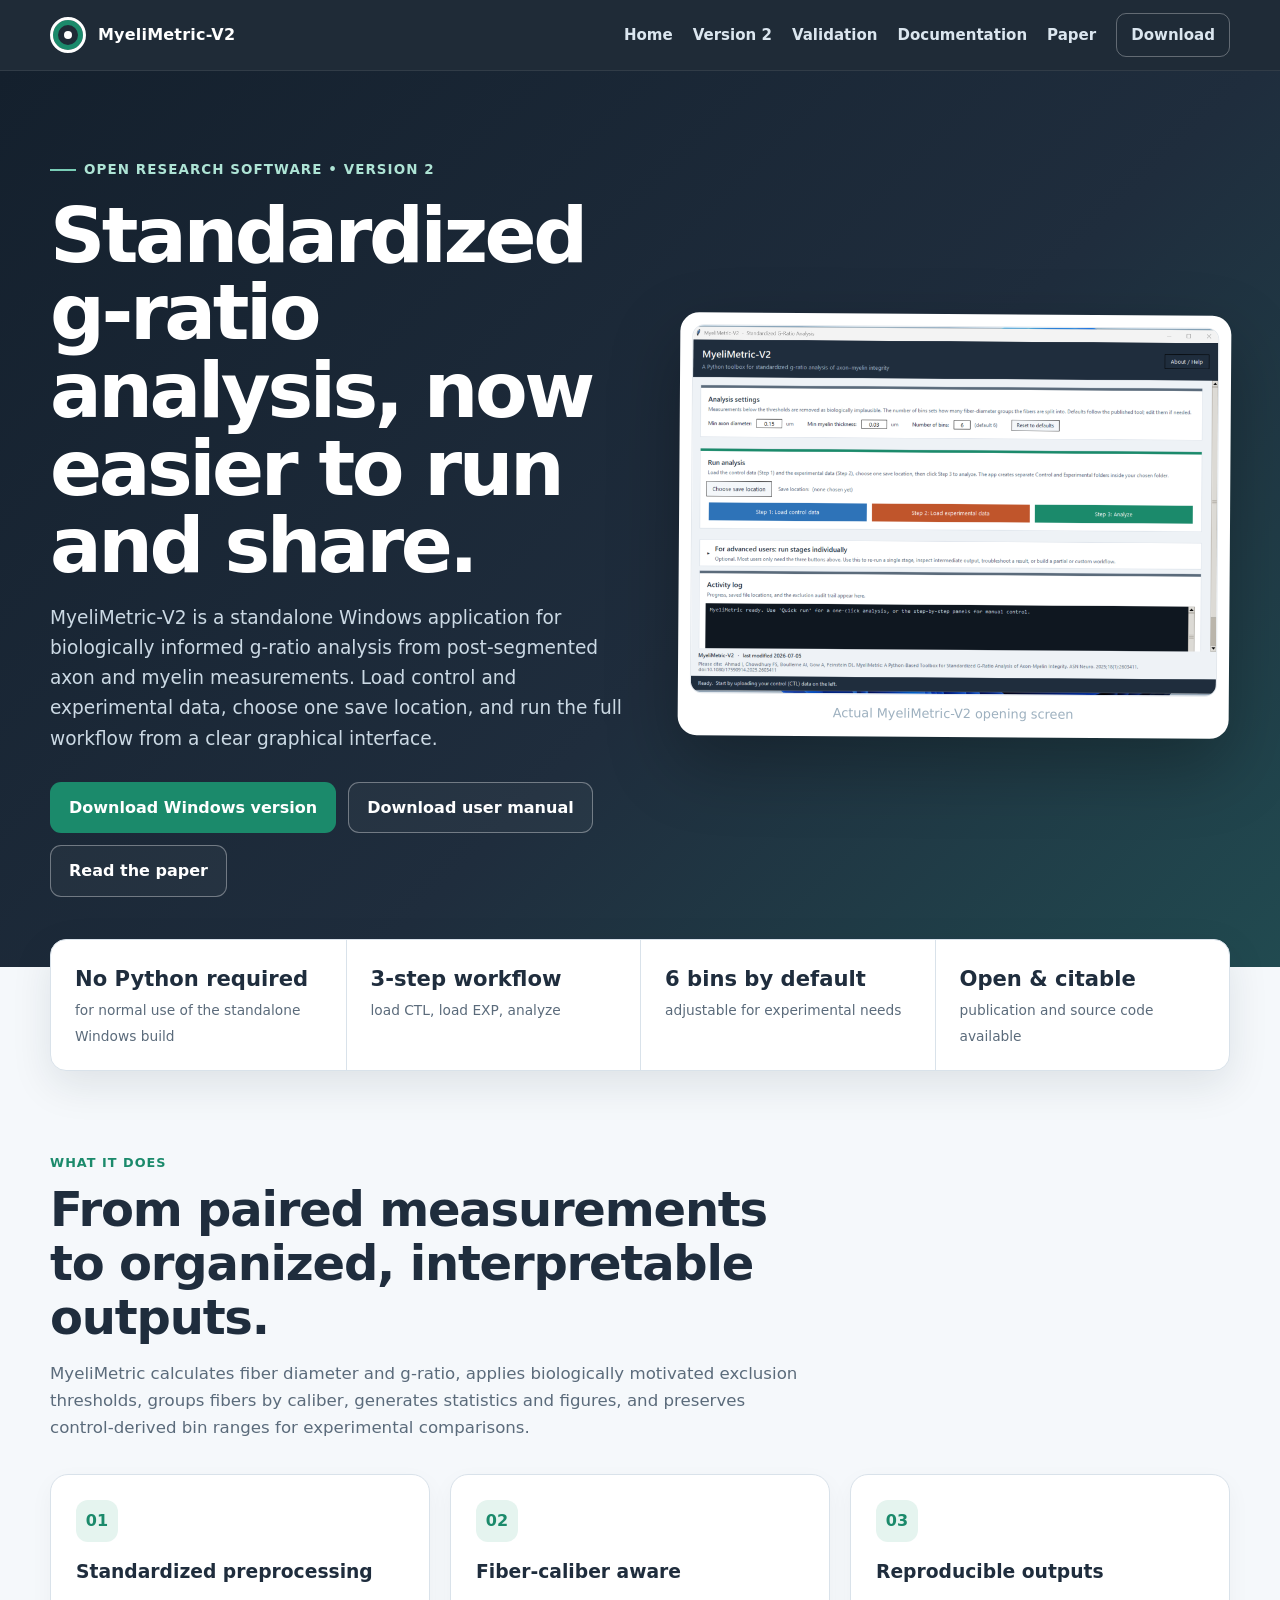
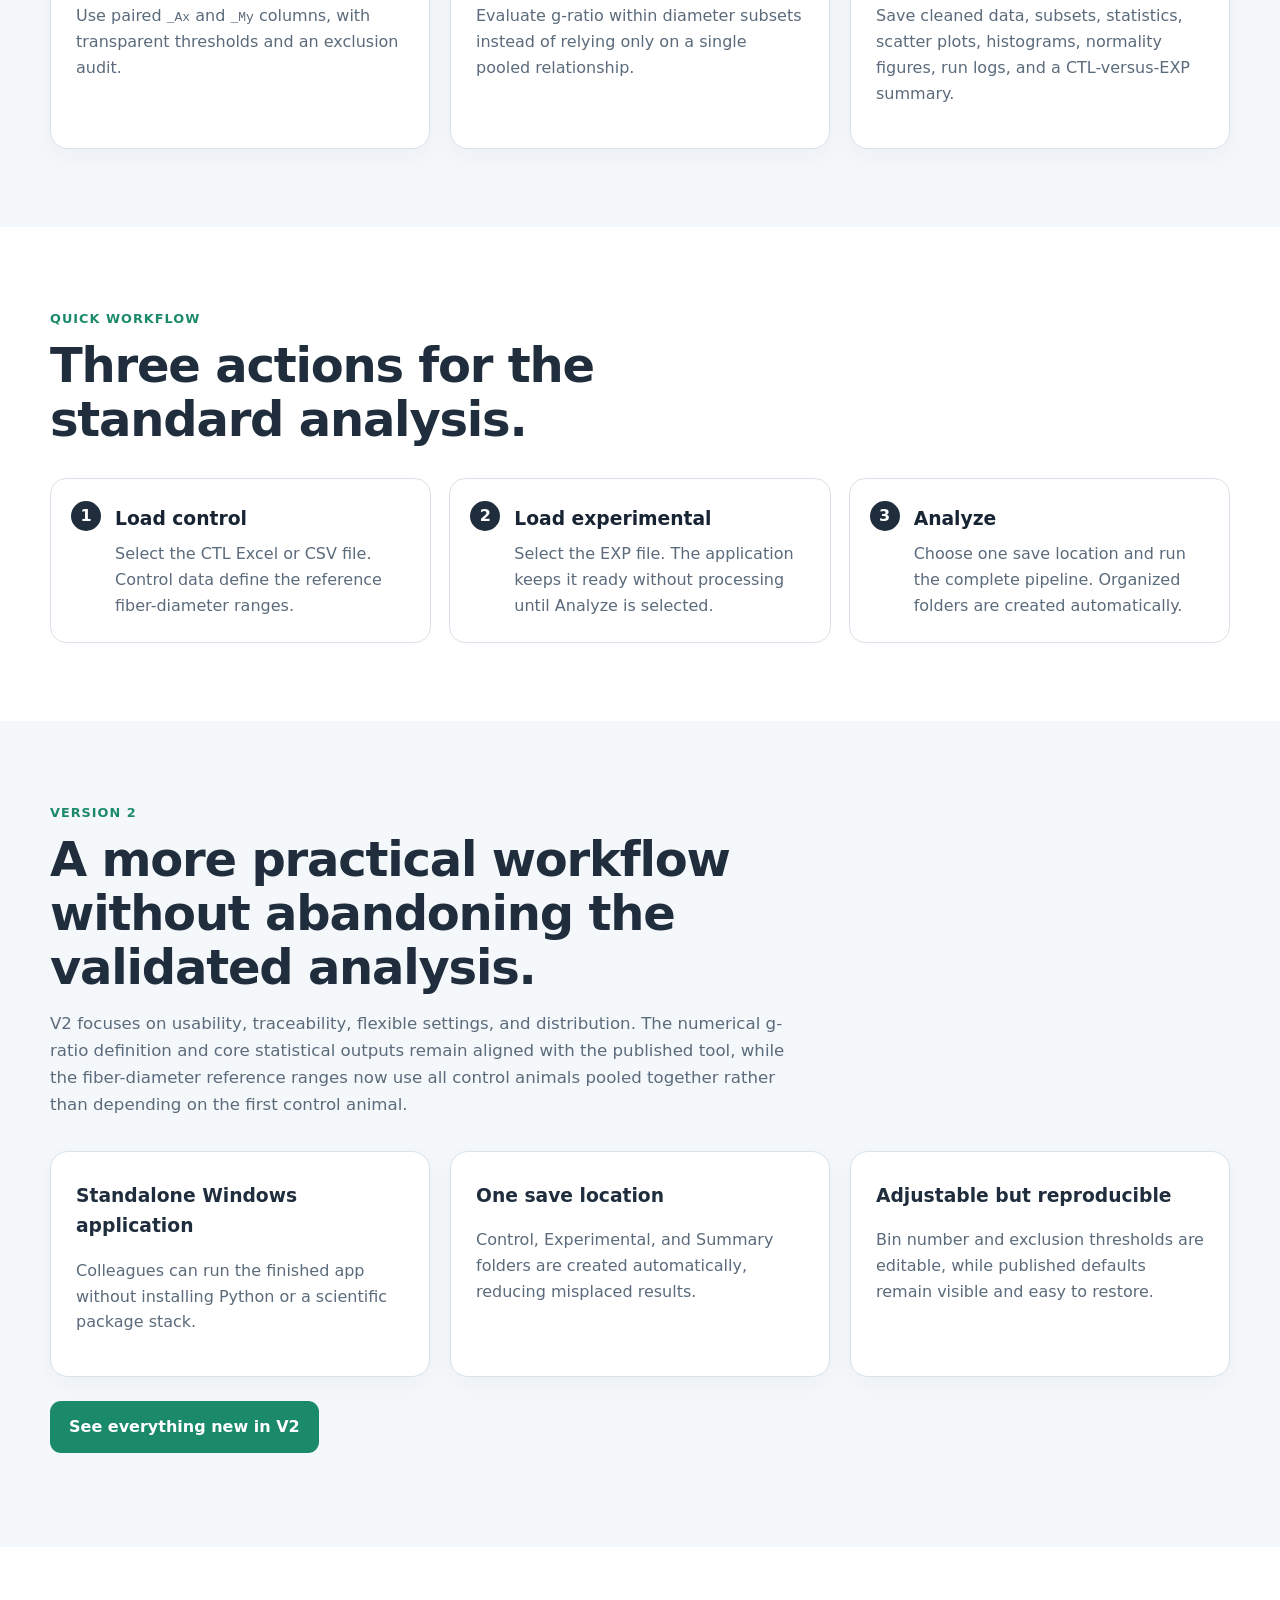
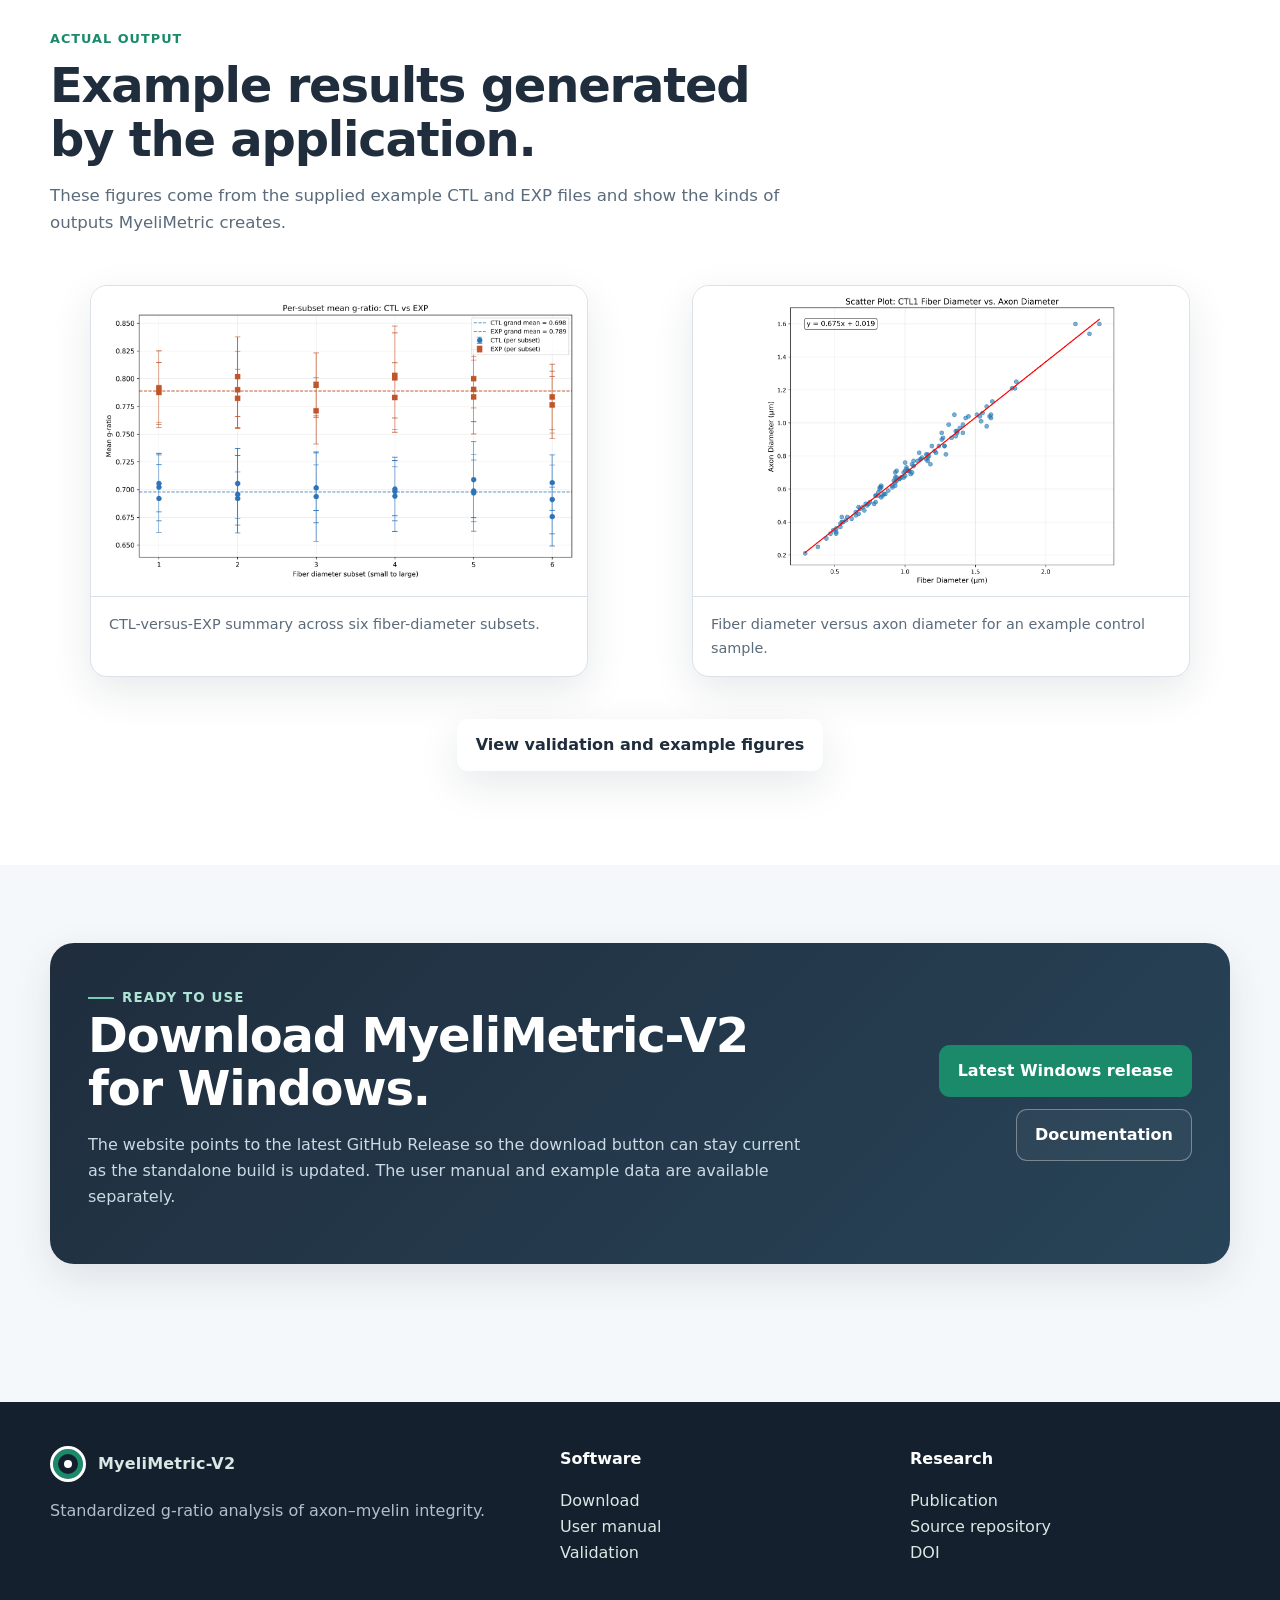
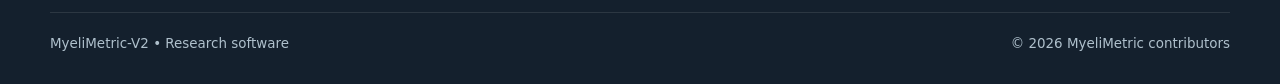
<file: index.html>
<!doctype html><html lang="en"><head><meta charset="utf-8"><meta name="viewport" content="width=device-width,initial-scale=1"><title>Home | MyeliMetric-V2</title><meta name="description" content="MyeliMetric-V2 standalone Windows application for standardized g-ratio analysis of axon-myelin integrity."><meta name="theme-color" content="#1f2d3d"><meta property="og:title" content="Home | MyeliMetric-V2"><meta property="og:description" content="MyeliMetric-V2 standalone Windows application for standardized g-ratio analysis of axon-myelin integrity."><meta property="og:type" content="website"><meta property="og:image" content="assets/app-main.png"><link rel="stylesheet" href="styles.css"></head><body><header class="site-header"><div class="container nav"><a class="brand" href="index.html"><span class="brand-mark" aria-hidden="true"></span><span>MyeliMetric-V2</span></a><button class="menu-btn" aria-label="Open navigation" aria-expanded="false">☰</button><nav class="nav-links" aria-label="Primary"><a href="index.html">Home</a><a href="v2.html">Version 2</a><a href="validation.html">Validation</a><a href="docs.html">Documentation</a><a href="paper.html">Paper</a><a class="nav-cta" href="download.html">Download</a></nav></div></header>
<main>
<section class="hero"><div class="container hero-grid"><div><span class="eyebrow">Open research software • Version 2</span><h1>Standardized g-ratio analysis, now easier to run and share.</h1><p class="lead">MyeliMetric-V2 is a standalone Windows application for biologically informed g-ratio analysis from post-segmented axon and myelin measurements. Load control and experimental data, choose one save location, and run the full workflow from a clear graphical interface.</p><div class="hero-actions"><a class="btn btn-primary" href="https://github.com/Intakhar-Ahmad/NeuroMyelin-G-Ratio-Analysis-Toolkit/releases/latest">Download Windows version</a><a class="btn btn-secondary" href="docs/MyeliMetric-V2_User_Manual.docx">Download user manual</a><a class="btn btn-secondary" href="paper.html">Read the paper</a></div></div><div><div class="hero-card"><img src="assets/app-main.png" alt="MyeliMetric-V2 application interface when first opened"><div class="hero-note">Actual MyeliMetric-V2 opening screen</div></div></div></div></section>
<div class="container stats-band"><div class="stats"><div class="stat"><strong>No Python required</strong><span>for normal use of the standalone Windows build</span></div><div class="stat"><strong>3-step workflow</strong><span>load CTL, load EXP, analyze</span></div><div class="stat"><strong>6 bins by default</strong><span>adjustable for experimental needs</span></div><div class="stat"><strong>Open & citable</strong><span>publication and source code available</span></div></div></div>
<section class="section"><div class="container"><div class="section-head"><span class="kicker">What it does</span><h2>From paired measurements to organized, interpretable outputs.</h2><p>MyeliMetric calculates fiber diameter and g-ratio, applies biologically motivated exclusion thresholds, groups fibers by caliber, generates statistics and figures, and preserves control-derived bin ranges for experimental comparisons.</p></div><div class="grid-3"><div class="card"><div class="icon">01</div><h3>Standardized preprocessing</h3><p>Use paired <code>_Ax</code> and <code>_My</code> columns, with transparent thresholds and an exclusion audit.</p></div><div class="card"><div class="icon">02</div><h3>Fiber-caliber aware</h3><p>Evaluate g-ratio within diameter subsets instead of relying only on a single pooled relationship.</p></div><div class="card"><div class="icon">03</div><h3>Reproducible outputs</h3><p>Save cleaned data, subsets, statistics, scatter plots, histograms, normality figures, run logs, and a CTL-versus-EXP summary.</p></div></div></div></section>
<section class="section alt"><div class="container"><div class="section-head"><span class="kicker">Quick workflow</span><h2>Three actions for the standard analysis.</h2></div><div class="workflow"><div class="step"><h3>Load control</h3><p>Select the CTL Excel or CSV file. Control data define the reference fiber-diameter ranges.</p></div><div class="step"><h3>Load experimental</h3><p>Select the EXP file. The application keeps it ready without processing until Analyze is selected.</p></div><div class="step"><h3>Analyze</h3><p>Choose one save location and run the complete pipeline. Organized folders are created automatically.</p></div></div></div></section>
<section class="section"><div class="container"><div class="section-head"><span class="kicker">Version 2</span><h2>A more practical workflow without abandoning the validated analysis.</h2><p>V2 focuses on usability, traceability, flexible settings, and distribution. The numerical g-ratio definition and core statistical outputs remain aligned with the published tool, while the fiber-diameter reference ranges now use all control animals pooled together rather than depending on the first control animal.</p></div><div class="grid-3"><div class="card"><h3>Standalone Windows application</h3><p>Colleagues can run the finished app without installing Python or a scientific package stack.</p></div><div class="card"><h3>One save location</h3><p>Control, Experimental, and Summary folders are created automatically, reducing misplaced results.</p></div><div class="card"><h3>Adjustable but reproducible</h3><p>Bin number and exclusion thresholds are editable, while published defaults remain visible and easy to restore.</p></div></div><p style="margin-top:24px"><a class="btn btn-primary" href="v2.html">See everything new in V2</a></p></div></section>
<section class="section alt"><div class="container"><div class="section-head"><span class="kicker">Actual output</span><h2>Example results generated by the application.</h2><p>These figures come from the supplied example CTL and EXP files and show the kinds of outputs MyeliMetric creates.</p></div><div class="grid-2"><figure class="figure-card"><img src="assets/example-summary.png" alt="Control versus experimental per-subset mean g-ratio output"><figcaption>CTL-versus-EXP summary across six fiber-diameter subsets.</figcaption></figure><figure class="figure-card"><img src="assets/scatter-ctl1.png" alt="Example MyeliMetric CTL scatter plot"><figcaption>Fiber diameter versus axon diameter for an example control sample.</figcaption></figure></div><p class="center" style="margin-top:26px"><a class="btn btn-light" href="validation.html">View validation and example figures</a></p></div></section>
<section class="section"><div class="container"><div class="download-panel"><div><span class="eyebrow">Ready to use</span><h2>Download MyeliMetric-V2 for Windows.</h2><p>The website points to the latest GitHub Release so the download button can stay current as the standalone build is updated. The user manual and example data are available separately.</p></div><div class="download-actions"><a class="btn btn-primary" href="https://github.com/Intakhar-Ahmad/NeuroMyelin-G-Ratio-Analysis-Toolkit/releases/latest">Latest Windows release</a><a class="btn btn-secondary" href="docs.html">Documentation</a></div></div></div></section>
</main><footer class="site-footer"><div class="container"><div class="footer-grid"><div><a class="brand" href="index.html"><span class="brand-mark" aria-hidden="true"></span><span>MyeliMetric-V2</span></a><p>Standardized g-ratio analysis of axon–myelin integrity.</p></div><div><h4>Software</h4><p><a href="download.html">Download</a><br><a href="docs.html">User manual</a><br><a href="validation.html">Validation</a></p></div><div><h4>Research</h4><p><a href="paper.html">Publication</a><br><a href="https://github.com/Intakhar-Ahmad/NeuroMyelin-G-Ratio-Analysis-Toolkit">Source repository</a><br><a href="https://doi.org/10.1080/17590914.2025.2603411">DOI</a></p></div></div><div class="footer-bottom"><span>MyeliMetric-V2 • Research software</span><span>© 2026 MyeliMetric contributors</span></div></div></footer><script src="script.js"></script></body></html>
</file>
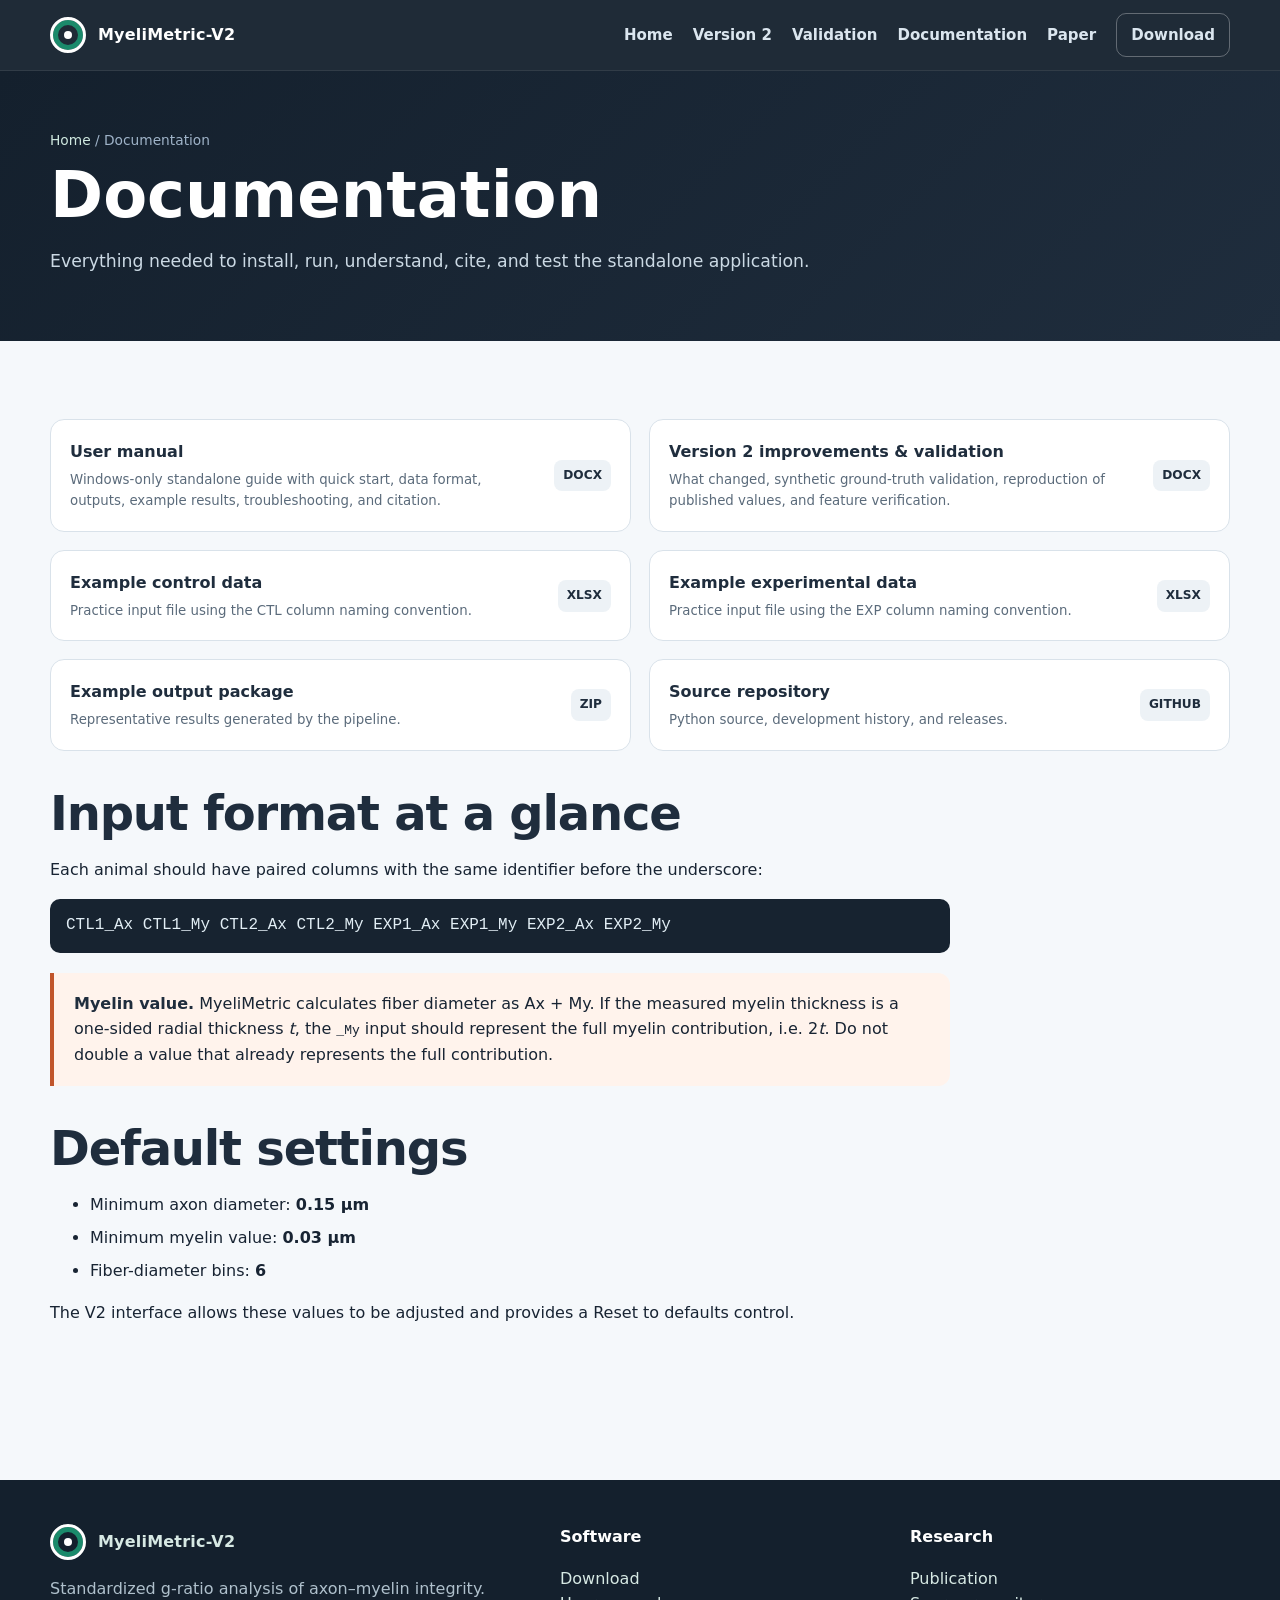
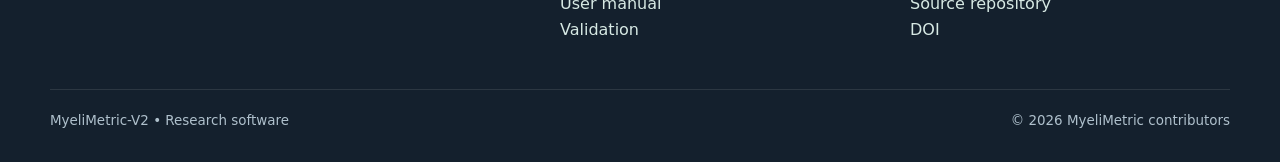
<file: docs.html>
<!doctype html><html lang="en"><head><meta charset="utf-8"><meta name="viewport" content="width=device-width,initial-scale=1"><title>Documentation | MyeliMetric-V2</title><meta name="description" content="MyeliMetric-V2 user manual, example data, validation document, and source links."><meta name="theme-color" content="#1f2d3d"><meta property="og:title" content="Documentation | MyeliMetric-V2"><meta property="og:description" content="MyeliMetric-V2 user manual, example data, validation document, and source links."><meta property="og:type" content="website"><meta property="og:image" content="assets/app-main.png"><link rel="stylesheet" href="styles.css"></head><body><header class="site-header"><div class="container nav"><a class="brand" href="index.html"><span class="brand-mark" aria-hidden="true"></span><span>MyeliMetric-V2</span></a><button class="menu-btn" aria-label="Open navigation" aria-expanded="false">☰</button><nav class="nav-links" aria-label="Primary"><a href="index.html">Home</a><a href="v2.html">Version 2</a><a href="validation.html">Validation</a><a href="docs.html">Documentation</a><a href="paper.html">Paper</a><a class="nav-cta" href="download.html">Download</a></nav></div></header><main><section class="page-hero"><div class="container"><div class="breadcrumbs"><a href="index.html">Home</a> / Documentation</div><h1>Documentation</h1><p>Everything needed to install, run, understand, cite, and test the standalone application.</p></div></section><section class="section"><div class="container"><div class="docs-list"><a class="doc-link" href="docs/MyeliMetric-V2_User_Manual.docx"><span><strong>User manual</strong><small>Windows-only standalone guide with quick start, data format, outputs, example results, troubleshooting, and citation.</small></span><span class="filetag">DOCX</span></a><a class="doc-link" href="docs/MyeliMetric-V2_Improvements_and_Validation.docx"><span><strong>Version 2 improvements & validation</strong><small>What changed, synthetic ground-truth validation, reproduction of published values, and feature verification.</small></span><span class="filetag">DOCX</span></a><a class="doc-link" href="examples/Example_CTL.xlsx"><span><strong>Example control data</strong><small>Practice input file using the CTL column naming convention.</small></span><span class="filetag">XLSX</span></a><a class="doc-link" href="examples/Example_EXP.xlsx"><span><strong>Example experimental data</strong><small>Practice input file using the EXP column naming convention.</small></span><span class="filetag">XLSX</span></a><a class="doc-link" href="examples/MyeliMetric_Example_Output.zip"><span><strong>Example output package</strong><small>Representative results generated by the pipeline.</small></span><span class="filetag">ZIP</span></a><a class="doc-link" href="https://github.com/Intakhar-Ahmad/NeuroMyelin-G-Ratio-Analysis-Toolkit"><span><strong>Source repository</strong><small>Python source, development history, and releases.</small></span><span class="filetag">GITHUB</span></a></div><div class="prose"><h2>Input format at a glance</h2><p>Each animal should have paired columns with the same identifier before the underscore:</p><div class="code">CTL1_Ax    CTL1_My    CTL2_Ax    CTL2_My
EXP1_Ax    EXP1_My    EXP2_Ax    EXP2_My</div><div class="callout warning" style="margin-top:20px"><strong>Myelin value.</strong> MyeliMetric calculates fiber diameter as Ax + My. If the measured myelin thickness is a one-sided radial thickness <em>t</em>, the <code>_My</code> input should represent the full myelin contribution, i.e. 2<em>t</em>. Do not double a value that already represents the full contribution.</div><h2>Default settings</h2><ul><li>Minimum axon diameter: <strong>0.15 µm</strong></li><li>Minimum myelin value: <strong>0.03 µm</strong></li><li>Fiber-diameter bins: <strong>6</strong></li></ul><p>The V2 interface allows these values to be adjusted and provides a Reset to defaults control.</p></div></div></section></main><footer class="site-footer"><div class="container"><div class="footer-grid"><div><a class="brand" href="index.html"><span class="brand-mark" aria-hidden="true"></span><span>MyeliMetric-V2</span></a><p>Standardized g-ratio analysis of axon–myelin integrity.</p></div><div><h4>Software</h4><p><a href="download.html">Download</a><br><a href="docs.html">User manual</a><br><a href="validation.html">Validation</a></p></div><div><h4>Research</h4><p><a href="paper.html">Publication</a><br><a href="https://github.com/Intakhar-Ahmad/NeuroMyelin-G-Ratio-Analysis-Toolkit">Source repository</a><br><a href="https://doi.org/10.1080/17590914.2025.2603411">DOI</a></p></div></div><div class="footer-bottom"><span>MyeliMetric-V2 • Research software</span><span>© 2026 MyeliMetric contributors</span></div></div></footer><script src="script.js"></script></body></html>
</file>
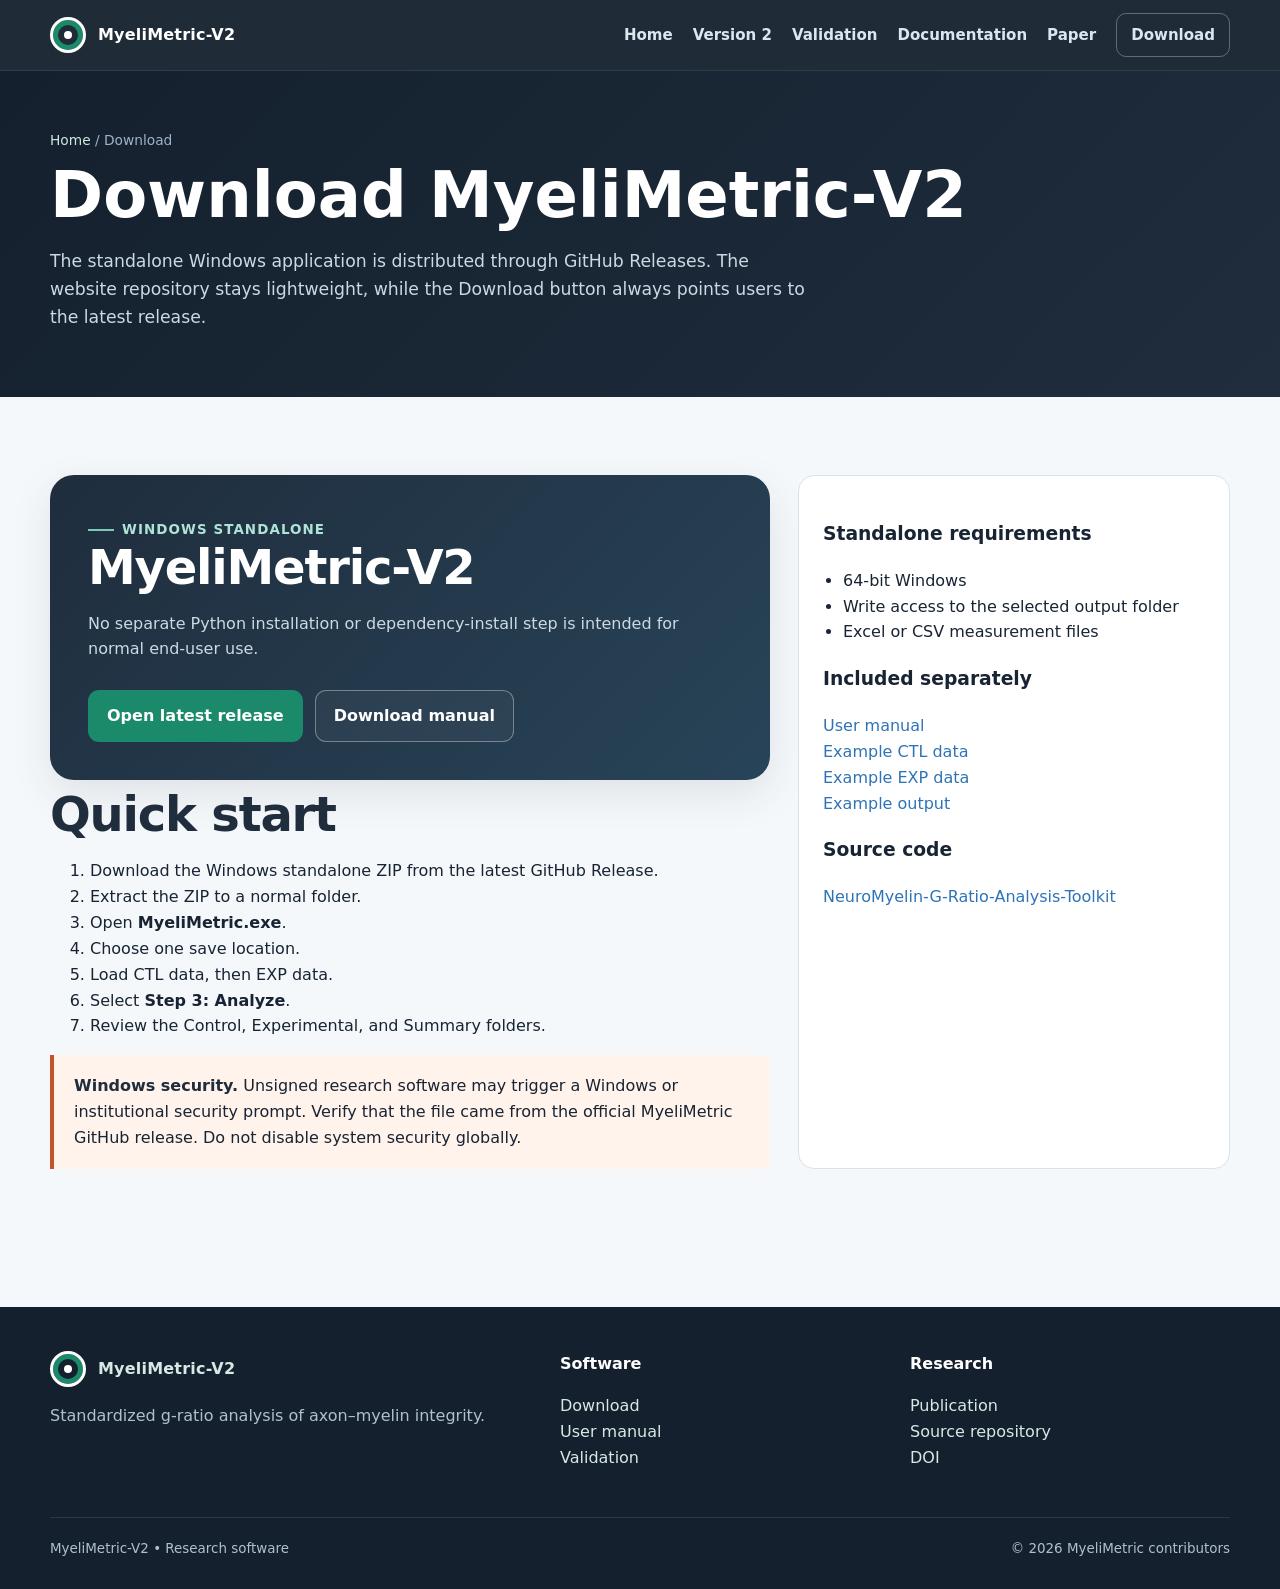
<file: download.html>
<!doctype html><html lang="en"><head><meta charset="utf-8"><meta name="viewport" content="width=device-width,initial-scale=1"><title>Download | MyeliMetric-V2</title><meta name="description" content="Download the latest MyeliMetric-V2 standalone Windows release, manual, and example data."><meta name="theme-color" content="#1f2d3d"><meta property="og:title" content="Download | MyeliMetric-V2"><meta property="og:description" content="Download the latest MyeliMetric-V2 standalone Windows release, manual, and example data."><meta property="og:type" content="website"><meta property="og:image" content="assets/app-main.png"><link rel="stylesheet" href="styles.css"></head><body><header class="site-header"><div class="container nav"><a class="brand" href="index.html"><span class="brand-mark" aria-hidden="true"></span><span>MyeliMetric-V2</span></a><button class="menu-btn" aria-label="Open navigation" aria-expanded="false">☰</button><nav class="nav-links" aria-label="Primary"><a href="index.html">Home</a><a href="v2.html">Version 2</a><a href="validation.html">Validation</a><a href="docs.html">Documentation</a><a href="paper.html">Paper</a><a class="nav-cta" href="download.html">Download</a></nav></div></header><main><section class="page-hero"><div class="container"><div class="breadcrumbs"><a href="index.html">Home</a> / Download</div><h1>Download MyeliMetric-V2</h1><p>The standalone Windows application is distributed through GitHub Releases. The website repository stays lightweight, while the Download button always points users to the latest release.</p></div></section><section class="section"><div class="container download-grid"><div><div class="download-panel" style="grid-template-columns:1fr"><div><span class="eyebrow">Windows standalone</span><h2>MyeliMetric-V2</h2><p>No separate Python installation or dependency-install step is intended for normal end-user use.</p><div class="hero-actions"><a class="btn btn-primary" href="https://github.com/Intakhar-Ahmad/NeuroMyelin-G-Ratio-Analysis-Toolkit/releases/latest">Open latest release</a><a class="btn btn-secondary" href="docs/MyeliMetric-V2_User_Manual.docx">Download manual</a></div></div></div><h2>Quick start</h2><ol><li>Download the Windows standalone ZIP from the latest GitHub Release.</li><li>Extract the ZIP to a normal folder.</li><li>Open <strong>MyeliMetric.exe</strong>.</li><li>Choose one save location.</li><li>Load CTL data, then EXP data.</li><li>Select <strong>Step 3: Analyze</strong>.</li><li>Review the Control, Experimental, and Summary folders.</li></ol><div class="callout warning"><strong>Windows security.</strong> Unsigned research software may trigger a Windows or institutional security prompt. Verify that the file came from the official MyeliMetric GitHub release. Do not disable system security globally.</div></div><aside class="requirements"><h3>Standalone requirements</h3><ul><li>64-bit Windows</li><li>Write access to the selected output folder</li><li>Excel or CSV measurement files</li></ul><h3>Included separately</h3><p><a href="docs/MyeliMetric-V2_User_Manual.docx">User manual</a><br><a href="examples/Example_CTL.xlsx">Example CTL data</a><br><a href="examples/Example_EXP.xlsx">Example EXP data</a><br><a href="examples/MyeliMetric_Example_Output.zip">Example output</a></p><h3>Source code</h3><p><a href="https://github.com/Intakhar-Ahmad/NeuroMyelin-G-Ratio-Analysis-Toolkit">NeuroMyelin-G-Ratio-Analysis-Toolkit</a></p></aside></div></section></main><footer class="site-footer"><div class="container"><div class="footer-grid"><div><a class="brand" href="index.html"><span class="brand-mark" aria-hidden="true"></span><span>MyeliMetric-V2</span></a><p>Standardized g-ratio analysis of axon–myelin integrity.</p></div><div><h4>Software</h4><p><a href="download.html">Download</a><br><a href="docs.html">User manual</a><br><a href="validation.html">Validation</a></p></div><div><h4>Research</h4><p><a href="paper.html">Publication</a><br><a href="https://github.com/Intakhar-Ahmad/NeuroMyelin-G-Ratio-Analysis-Toolkit">Source repository</a><br><a href="https://doi.org/10.1080/17590914.2025.2603411">DOI</a></p></div></div><div class="footer-bottom"><span>MyeliMetric-V2 • Research software</span><span>© 2026 MyeliMetric contributors</span></div></div></footer><script src="script.js"></script></body></html>
</file>
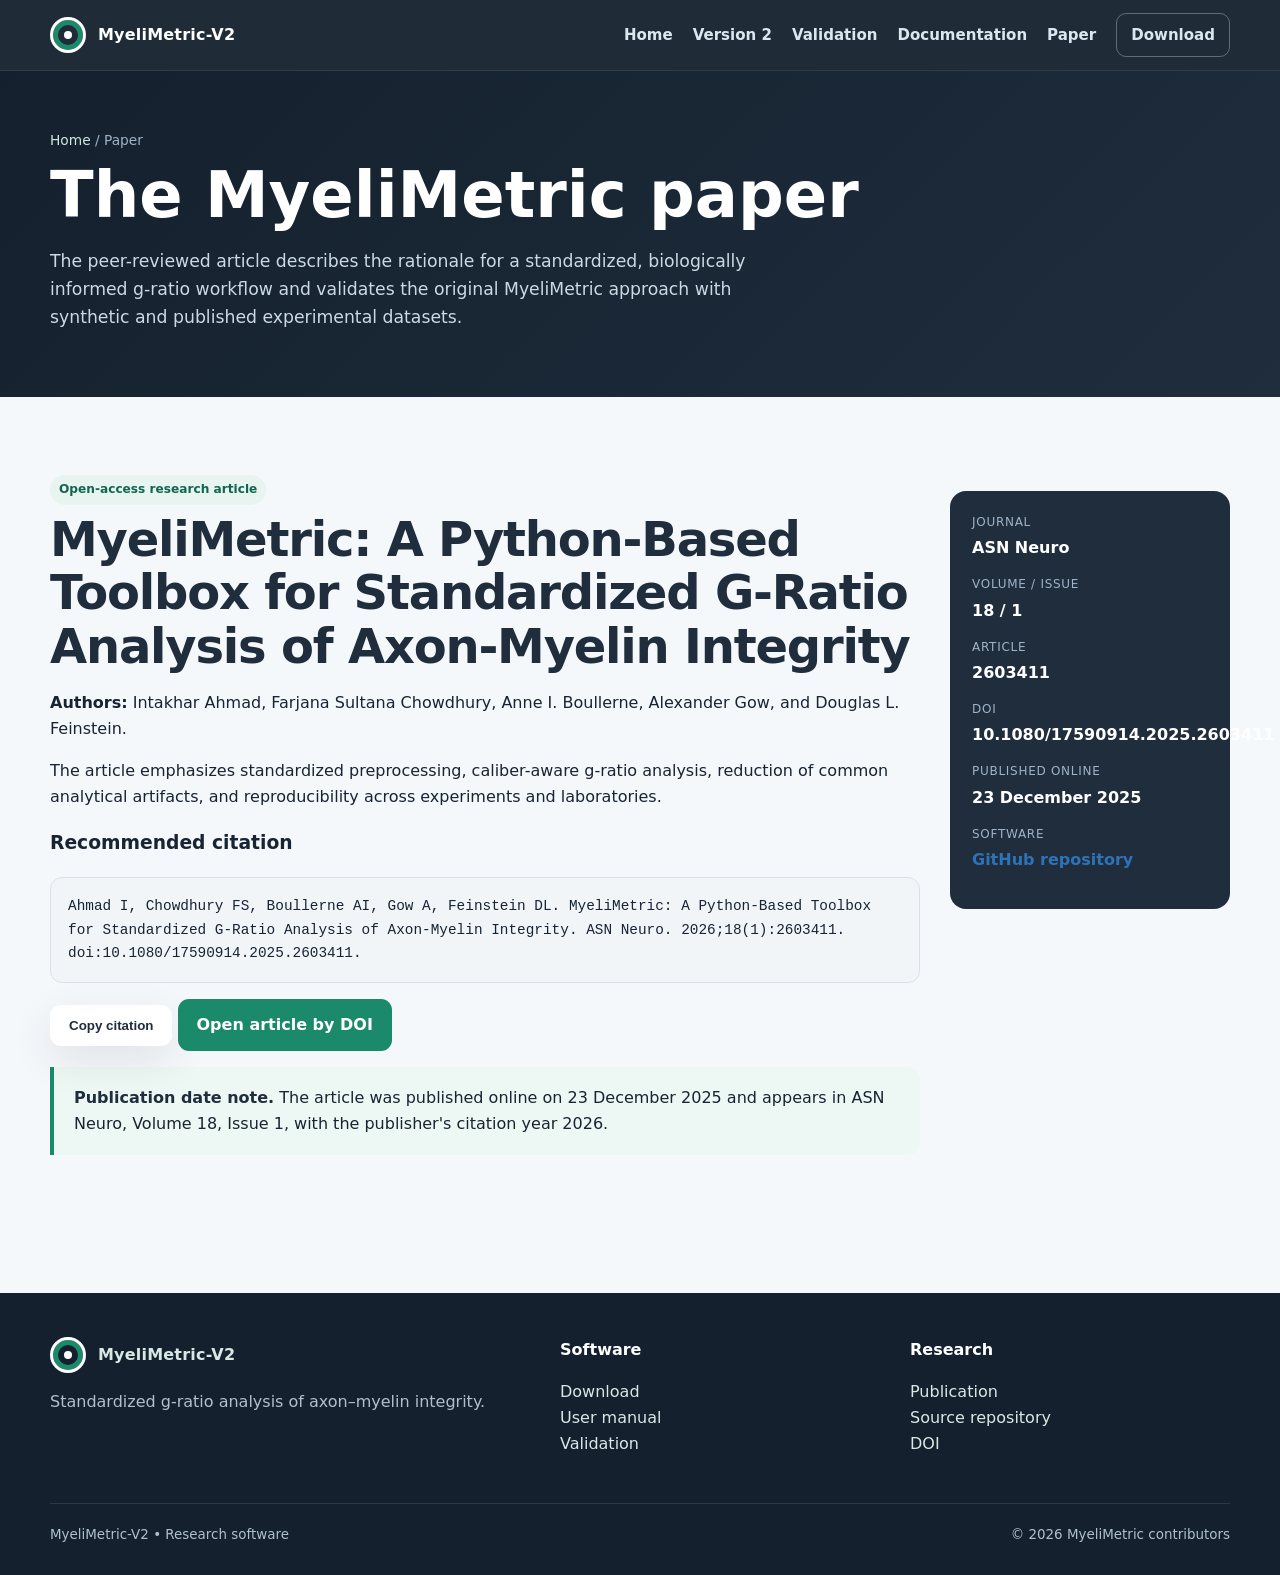
<file: paper.html>
<!doctype html><html lang="en"><head><meta charset="utf-8"><meta name="viewport" content="width=device-width,initial-scale=1"><title>Paper | MyeliMetric-V2</title><meta name="description" content="Peer-reviewed MyeliMetric publication, citation, DOI, and source repository."><meta name="theme-color" content="#1f2d3d"><meta property="og:title" content="Paper | MyeliMetric-V2"><meta property="og:description" content="Peer-reviewed MyeliMetric publication, citation, DOI, and source repository."><meta property="og:type" content="website"><meta property="og:image" content="assets/app-main.png"><link rel="stylesheet" href="styles.css"></head><body><header class="site-header"><div class="container nav"><a class="brand" href="index.html"><span class="brand-mark" aria-hidden="true"></span><span>MyeliMetric-V2</span></a><button class="menu-btn" aria-label="Open navigation" aria-expanded="false">☰</button><nav class="nav-links" aria-label="Primary"><a href="index.html">Home</a><a href="v2.html">Version 2</a><a href="validation.html">Validation</a><a href="docs.html">Documentation</a><a href="paper.html">Paper</a><a class="nav-cta" href="download.html">Download</a></nav></div></header><main><section class="page-hero"><div class="container"><div class="breadcrumbs"><a href="index.html">Home</a> / Paper</div><h1>The MyeliMetric paper</h1><p>The peer-reviewed article describes the rationale for a standardized, biologically informed g-ratio workflow and validates the original MyeliMetric approach with synthetic and published experimental datasets.</p></div></section><section class="section"><div class="container paper-card"><div><span class="pill">Open-access research article</span><h2>MyeliMetric: A Python-Based Toolbox for Standardized G-Ratio Analysis of Axon-Myelin Integrity</h2><p><strong>Authors:</strong> Intakhar Ahmad, Farjana Sultana Chowdhury, Anne I. Boullerne, Alexander Gow, and Douglas L. Feinstein.</p><p>The article emphasizes standardized preprocessing, caliber-aware g-ratio analysis, reduction of common analytical artifacts, and reproducibility across experiments and laboratories.</p><h3>Recommended citation</h3><div id="citation-text" class="citation">Ahmad I, Chowdhury FS, Boullerne AI, Gow A, Feinstein DL. MyeliMetric: A Python-Based Toolbox for Standardized G-Ratio Analysis of Axon-Myelin Integrity. ASN Neuro. 2026;18(1):2603411. doi:10.1080/17590914.2025.2603411.</div><p><button class="btn btn-light" type="button" data-copy-citation>Copy citation</button> <a class="btn btn-primary" href="https://doi.org/10.1080/17590914.2025.2603411">Open article by DOI</a></p><div class="callout"><strong>Publication date note.</strong> The article was published online on 23 December 2025 and appears in ASN Neuro, Volume 18, Issue 1, with the publisher's citation year 2026.</div></div><dl class="paper-meta"><dt>Journal</dt><dd>ASN Neuro</dd><dt>Volume / issue</dt><dd>18 / 1</dd><dt>Article</dt><dd>2603411</dd><dt>DOI</dt><dd>10.1080/17590914.2025.2603411</dd><dt>Published online</dt><dd>23 December 2025</dd><dt>Software</dt><dd><a href="https://github.com/Intakhar-Ahmad/NeuroMyelin-G-Ratio-Analysis-Toolkit">GitHub repository</a></dd></dl></div></section></main><footer class="site-footer"><div class="container"><div class="footer-grid"><div><a class="brand" href="index.html"><span class="brand-mark" aria-hidden="true"></span><span>MyeliMetric-V2</span></a><p>Standardized g-ratio analysis of axon–myelin integrity.</p></div><div><h4>Software</h4><p><a href="download.html">Download</a><br><a href="docs.html">User manual</a><br><a href="validation.html">Validation</a></p></div><div><h4>Research</h4><p><a href="paper.html">Publication</a><br><a href="https://github.com/Intakhar-Ahmad/NeuroMyelin-G-Ratio-Analysis-Toolkit">Source repository</a><br><a href="https://doi.org/10.1080/17590914.2025.2603411">DOI</a></p></div></div><div class="footer-bottom"><span>MyeliMetric-V2 • Research software</span><span>© 2026 MyeliMetric contributors</span></div></div></footer><script src="script.js"></script></body></html>
</file>
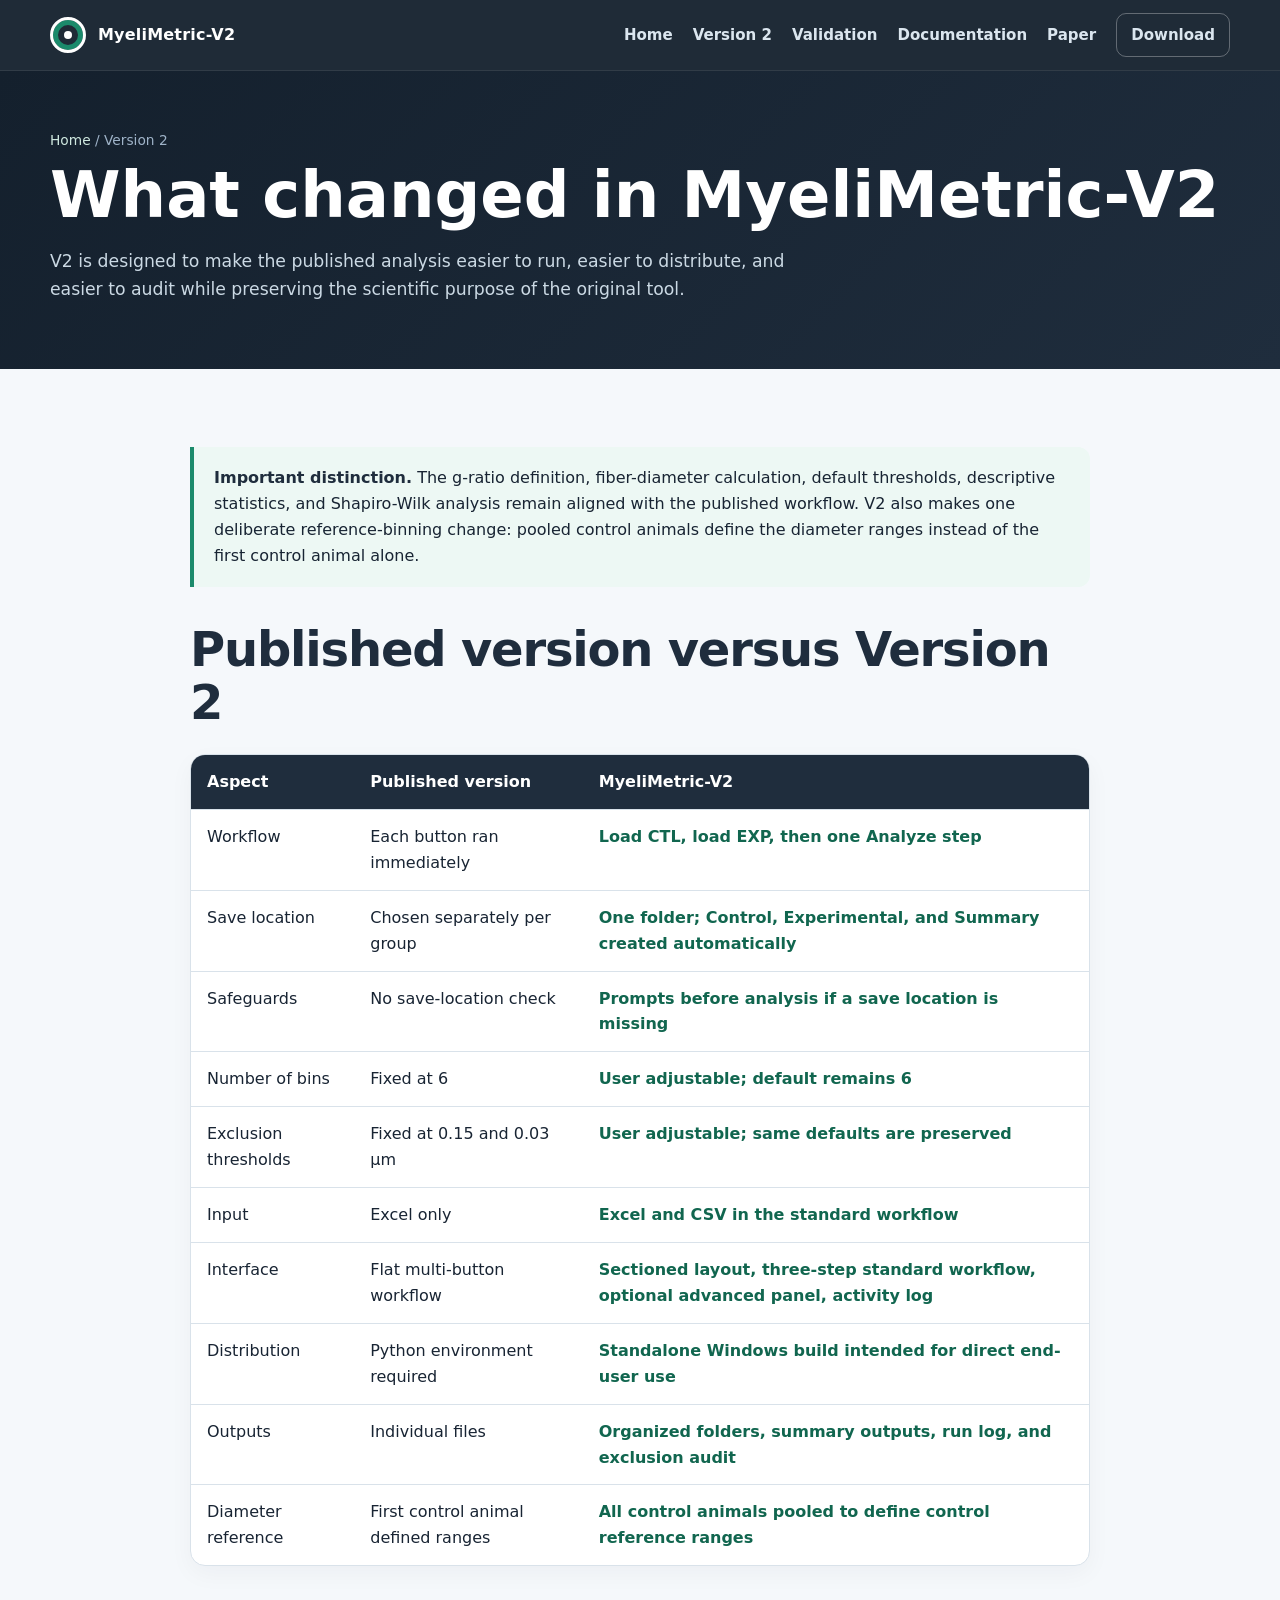
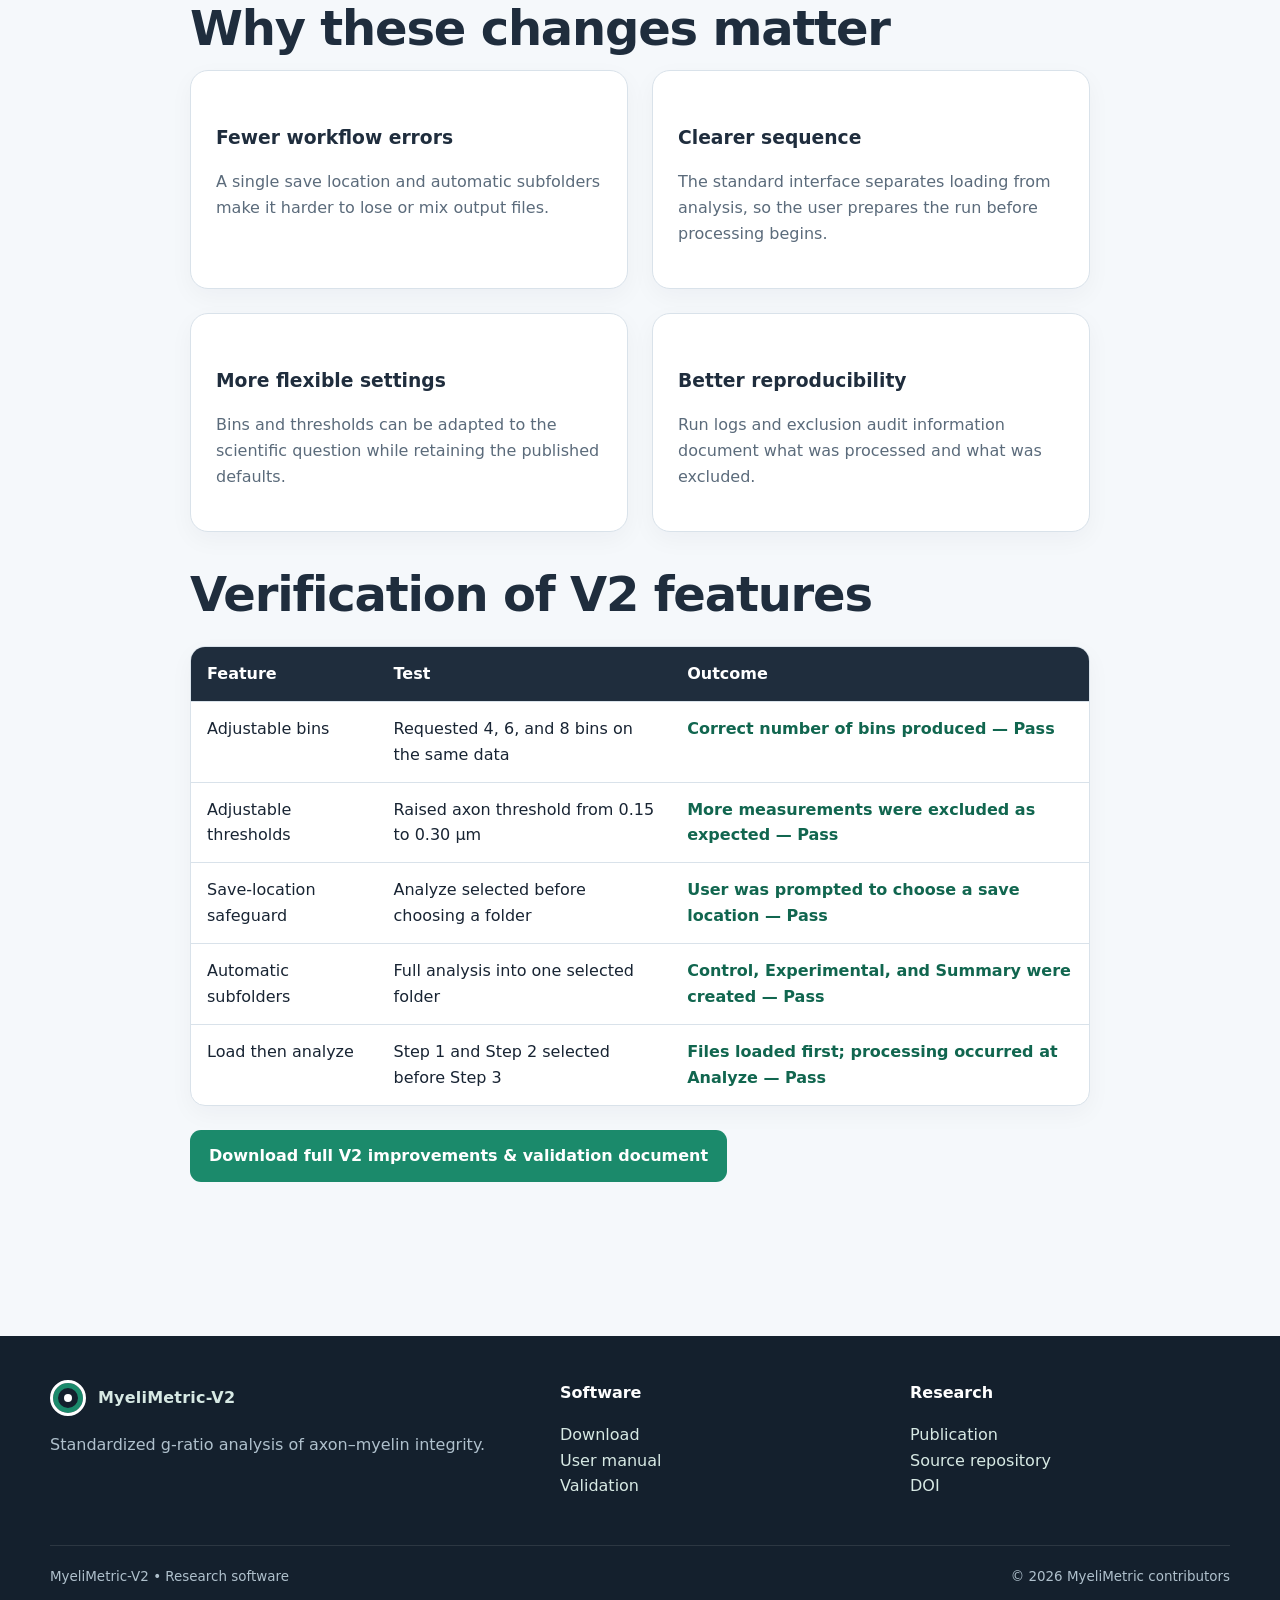
<file: v2.html>
<!doctype html><html lang="en"><head><meta charset="utf-8"><meta name="viewport" content="width=device-width,initial-scale=1"><title>Version 2 | MyeliMetric-V2</title><meta name="description" content="What changed in MyeliMetric-V2 and why the new standalone workflow is an improvement."><meta name="theme-color" content="#1f2d3d"><meta property="og:title" content="Version 2 | MyeliMetric-V2"><meta property="og:description" content="What changed in MyeliMetric-V2 and why the new standalone workflow is an improvement."><meta property="og:type" content="website"><meta property="og:image" content="assets/app-main.png"><link rel="stylesheet" href="styles.css"></head><body><header class="site-header"><div class="container nav"><a class="brand" href="index.html"><span class="brand-mark" aria-hidden="true"></span><span>MyeliMetric-V2</span></a><button class="menu-btn" aria-label="Open navigation" aria-expanded="false">☰</button><nav class="nav-links" aria-label="Primary"><a href="index.html">Home</a><a href="v2.html">Version 2</a><a href="validation.html">Validation</a><a href="docs.html">Documentation</a><a href="paper.html">Paper</a><a class="nav-cta" href="download.html">Download</a></nav></div></header><main><section class="page-hero"><div class="container"><div class="breadcrumbs"><a href="index.html">Home</a> / Version 2</div><h1>What changed in MyeliMetric-V2</h1><p>V2 is designed to make the published analysis easier to run, easier to distribute, and easier to audit while preserving the scientific purpose of the original tool.</p></div></section><section class="section"><div class="container prose"><div class="callout"><strong>Important distinction.</strong> The g-ratio definition, fiber-diameter calculation, default thresholds, descriptive statistics, and Shapiro-Wilk analysis remain aligned with the published workflow. V2 also makes one deliberate reference-binning change: pooled control animals define the diameter ranges instead of the first control animal alone.</div><h2>Published version versus Version 2</h2><table class="feature-table"><thead><tr><th>Aspect</th><th>Published version</th><th>MyeliMetric-V2</th></tr></thead><tbody><tr><td>Workflow</td><td>Each button ran immediately</td><td>Load CTL, load EXP, then one Analyze step</td></tr><tr><td>Save location</td><td>Chosen separately per group</td><td>One folder; Control, Experimental, and Summary created automatically</td></tr><tr><td>Safeguards</td><td>No save-location check</td><td>Prompts before analysis if a save location is missing</td></tr><tr><td>Number of bins</td><td>Fixed at 6</td><td>User adjustable; default remains 6</td></tr><tr><td>Exclusion thresholds</td><td>Fixed at 0.15 and 0.03 µm</td><td>User adjustable; same defaults are preserved</td></tr><tr><td>Input</td><td>Excel only</td><td>Excel and CSV in the standard workflow</td></tr><tr><td>Interface</td><td>Flat multi-button workflow</td><td>Sectioned layout, three-step standard workflow, optional advanced panel, activity log</td></tr><tr><td>Distribution</td><td>Python environment required</td><td>Standalone Windows build intended for direct end-user use</td></tr><tr><td>Outputs</td><td>Individual files</td><td>Organized folders, summary outputs, run log, and exclusion audit</td></tr><tr><td>Diameter reference</td><td>First control animal defined ranges</td><td>All control animals pooled to define control reference ranges</td></tr></tbody></table><h2>Why these changes matter</h2><div class="grid-2"><div class="card"><h3>Fewer workflow errors</h3><p>A single save location and automatic subfolders make it harder to lose or mix output files.</p></div><div class="card"><h3>Clearer sequence</h3><p>The standard interface separates loading from analysis, so the user prepares the run before processing begins.</p></div><div class="card"><h3>More flexible settings</h3><p>Bins and thresholds can be adapted to the scientific question while retaining the published defaults.</p></div><div class="card"><h3>Better reproducibility</h3><p>Run logs and exclusion audit information document what was processed and what was excluded.</p></div></div><h2>Verification of V2 features</h2><table class="feature-table"><thead><tr><th>Feature</th><th>Test</th><th>Outcome</th></tr></thead><tbody><tr><td>Adjustable bins</td><td>Requested 4, 6, and 8 bins on the same data</td><td>Correct number of bins produced — Pass</td></tr><tr><td>Adjustable thresholds</td><td>Raised axon threshold from 0.15 to 0.30 µm</td><td>More measurements were excluded as expected — Pass</td></tr><tr><td>Save-location safeguard</td><td>Analyze selected before choosing a folder</td><td>User was prompted to choose a save location — Pass</td></tr><tr><td>Automatic subfolders</td><td>Full analysis into one selected folder</td><td>Control, Experimental, and Summary were created — Pass</td></tr><tr><td>Load then analyze</td><td>Step 1 and Step 2 selected before Step 3</td><td>Files loaded first; processing occurred at Analyze — Pass</td></tr></tbody></table><p><a class="btn btn-primary" href="docs/MyeliMetric-V2_Improvements_and_Validation.docx">Download full V2 improvements & validation document</a></p></div></section></main><footer class="site-footer"><div class="container"><div class="footer-grid"><div><a class="brand" href="index.html"><span class="brand-mark" aria-hidden="true"></span><span>MyeliMetric-V2</span></a><p>Standardized g-ratio analysis of axon–myelin integrity.</p></div><div><h4>Software</h4><p><a href="download.html">Download</a><br><a href="docs.html">User manual</a><br><a href="validation.html">Validation</a></p></div><div><h4>Research</h4><p><a href="paper.html">Publication</a><br><a href="https://github.com/Intakhar-Ahmad/NeuroMyelin-G-Ratio-Analysis-Toolkit">Source repository</a><br><a href="https://doi.org/10.1080/17590914.2025.2603411">DOI</a></p></div></div><div class="footer-bottom"><span>MyeliMetric-V2 • Research software</span><span>© 2026 MyeliMetric contributors</span></div></div></footer><script src="script.js"></script></body></html>
</file>
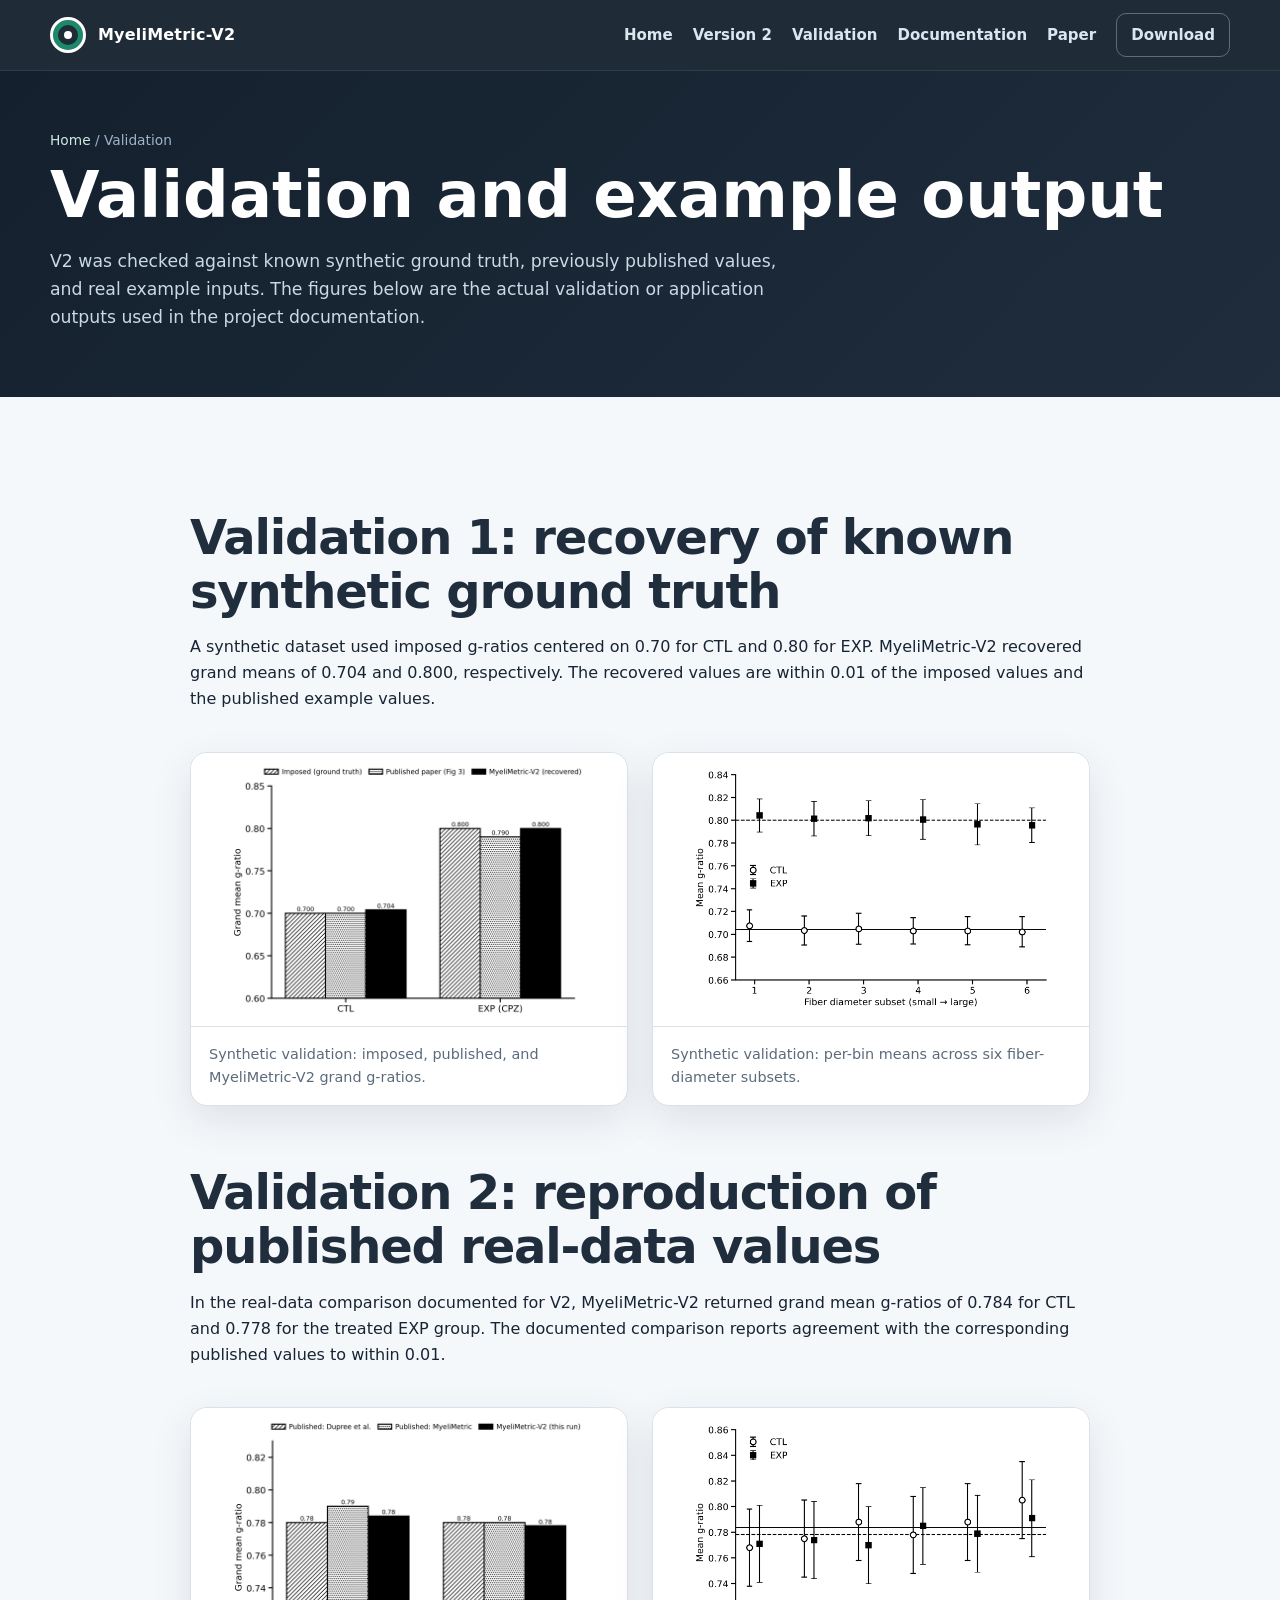
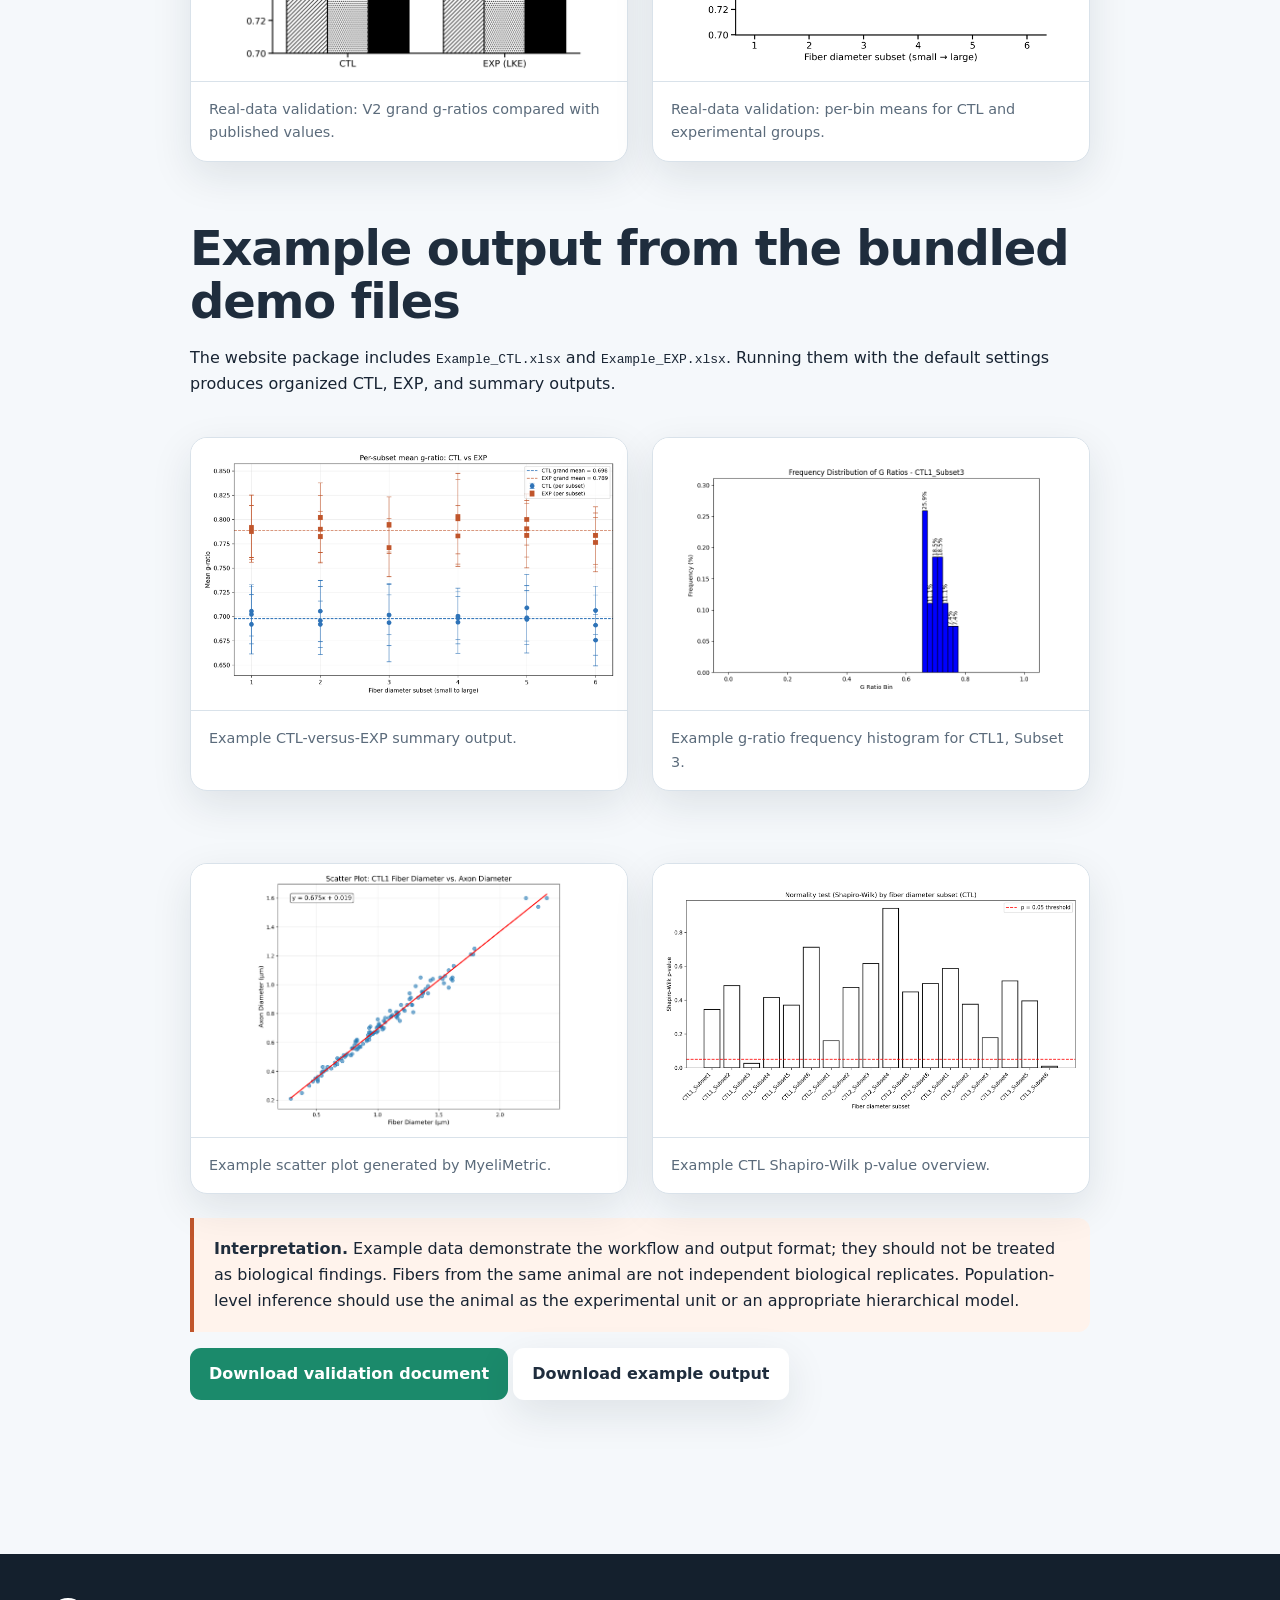
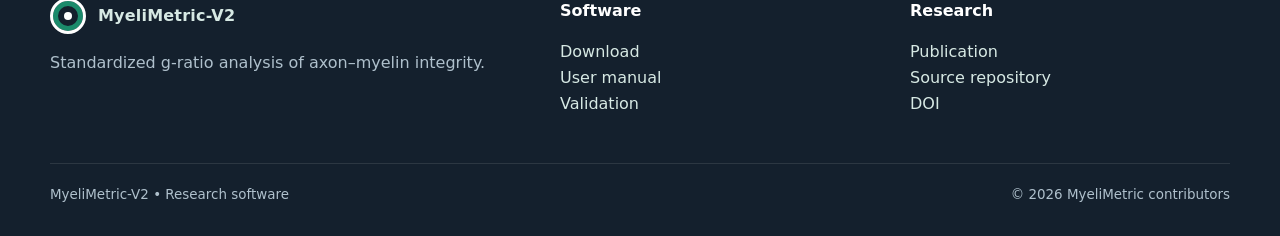
<file: validation.html>
<!doctype html><html lang="en"><head><meta charset="utf-8"><meta name="viewport" content="width=device-width,initial-scale=1"><title>Validation | MyeliMetric-V2</title><meta name="description" content="Validation evidence and real example output from MyeliMetric-V2."><meta name="theme-color" content="#1f2d3d"><meta property="og:title" content="Validation | MyeliMetric-V2"><meta property="og:description" content="Validation evidence and real example output from MyeliMetric-V2."><meta property="og:type" content="website"><meta property="og:image" content="assets/app-main.png"><link rel="stylesheet" href="styles.css"></head><body><header class="site-header"><div class="container nav"><a class="brand" href="index.html"><span class="brand-mark" aria-hidden="true"></span><span>MyeliMetric-V2</span></a><button class="menu-btn" aria-label="Open navigation" aria-expanded="false">☰</button><nav class="nav-links" aria-label="Primary"><a href="index.html">Home</a><a href="v2.html">Version 2</a><a href="validation.html">Validation</a><a href="docs.html">Documentation</a><a href="paper.html">Paper</a><a class="nav-cta" href="download.html">Download</a></nav></div></header><main><section class="page-hero"><div class="container"><div class="breadcrumbs"><a href="index.html">Home</a> / Validation</div><h1>Validation and example output</h1><p>V2 was checked against known synthetic ground truth, previously published values, and real example inputs. The figures below are the actual validation or application outputs used in the project documentation.</p></div></section><section class="section"><div class="container prose"><h2>Validation 1: recovery of known synthetic ground truth</h2><p>A synthetic dataset used imposed g-ratios centered on 0.70 for CTL and 0.80 for EXP. MyeliMetric-V2 recovered grand means of 0.704 and 0.800, respectively. The recovered values are within 0.01 of the imposed values and the published example values.</p><div class="grid-2"><figure class="figure-card"><img src="assets/validation-synthetic-grand.png" alt="Synthetic validation grand g-ratio comparison"><figcaption>Synthetic validation: imposed, published, and MyeliMetric-V2 grand g-ratios.</figcaption></figure><figure class="figure-card"><img src="assets/validation-synthetic-bins.png" alt="Synthetic validation per-bin means"><figcaption>Synthetic validation: per-bin means across six fiber-diameter subsets.</figcaption></figure></div><h2>Validation 2: reproduction of published real-data values</h2><p>In the real-data comparison documented for V2, MyeliMetric-V2 returned grand mean g-ratios of 0.784 for CTL and 0.778 for the treated EXP group. The documented comparison reports agreement with the corresponding published values to within 0.01.</p><div class="grid-2"><figure class="figure-card"><img src="assets/validation-real-grand.png" alt="Real data validation grand g-ratio comparison"><figcaption>Real-data validation: V2 grand g-ratios compared with published values.</figcaption></figure><figure class="figure-card"><img src="assets/validation-real-bins.png" alt="Real data validation per-bin means"><figcaption>Real-data validation: per-bin means for CTL and experimental groups.</figcaption></figure></div><h2>Example output from the bundled demo files</h2><p>The website package includes <code>Example_CTL.xlsx</code> and <code>Example_EXP.xlsx</code>. Running them with the default settings produces organized CTL, EXP, and summary outputs.</p><div class="grid-2"><figure class="figure-card"><img src="assets/example-summary.png" alt="Example CTL versus EXP summary"><figcaption>Example CTL-versus-EXP summary output.</figcaption></figure><figure class="figure-card"><img src="assets/histogram-ctl1-subset3.png" alt="Example g-ratio histogram"><figcaption>Example g-ratio frequency histogram for CTL1, Subset 3.</figcaption></figure><figure class="figure-card"><img src="assets/scatter-ctl1.png" alt="Example control scatter plot"><figcaption>Example scatter plot generated by MyeliMetric.</figcaption></figure><figure class="figure-card"><img src="assets/normality-ctl.png" alt="Example control Shapiro-Wilk normality overview"><figcaption>Example CTL Shapiro-Wilk p-value overview.</figcaption></figure></div><div class="callout warning"><strong>Interpretation.</strong> Example data demonstrate the workflow and output format; they should not be treated as biological findings. Fibers from the same animal are not independent biological replicates. Population-level inference should use the animal as the experimental unit or an appropriate hierarchical model.</div><p><a class="btn btn-primary" href="docs/MyeliMetric-V2_Improvements_and_Validation.docx">Download validation document</a> <a class="btn btn-light" href="examples/MyeliMetric_Example_Output.zip">Download example output</a></p></div></section></main><footer class="site-footer"><div class="container"><div class="footer-grid"><div><a class="brand" href="index.html"><span class="brand-mark" aria-hidden="true"></span><span>MyeliMetric-V2</span></a><p>Standardized g-ratio analysis of axon–myelin integrity.</p></div><div><h4>Software</h4><p><a href="download.html">Download</a><br><a href="docs.html">User manual</a><br><a href="validation.html">Validation</a></p></div><div><h4>Research</h4><p><a href="paper.html">Publication</a><br><a href="https://github.com/Intakhar-Ahmad/NeuroMyelin-G-Ratio-Analysis-Toolkit">Source repository</a><br><a href="https://doi.org/10.1080/17590914.2025.2603411">DOI</a></p></div></div><div class="footer-bottom"><span>MyeliMetric-V2 • Research software</span><span>© 2026 MyeliMetric contributors</span></div></div></footer><script src="script.js"></script></body></html>
</file>
<file: styles.css>
/* MyeliMetric website — dependency-free, GitHub Pages ready */
:root{
  --navy:#1f2d3d; --navy-2:#14202d; --teal:#1b8a6b; --teal-2:#11664f;
  --blue:#2e73b8; --rust:#c0552b; --paper:#ffffff; --bg:#f5f8fb; --line:#d9e2ea;
  --ink:#182433; --muted:#5b6b7b; --shadow:0 14px 40px rgba(19,35,52,.10);
  --radius:18px; --max:1180px;
}
*{box-sizing:border-box} html{scroll-behavior:smooth} body{margin:0;font-family:Inter,ui-sans-serif,system-ui,-apple-system,"Segoe UI",Roboto,Arial,sans-serif;color:var(--ink);background:var(--bg);line-height:1.62}
a{color:var(--blue);text-decoration:none} a:hover{text-decoration:underline}
img{max-width:100%;height:auto;display:block}.container{width:min(var(--max),calc(100% - 36px));margin:auto}
.site-header{position:sticky;top:0;z-index:20;background:rgba(20,32,45,.95);backdrop-filter:blur(14px);border-bottom:1px solid rgba(255,255,255,.08)}
.nav{display:flex;align-items:center;justify-content:space-between;min-height:70px;gap:24px}.brand{display:flex;align-items:center;gap:12px;color:#fff;font-weight:800;letter-spacing:.2px}.brand:hover{text-decoration:none}.brand-mark{width:36px;height:36px;border:3px solid #fff;border-radius:50%;position:relative;box-shadow:inset 0 0 0 5px var(--teal)}.brand-mark:after{content:"";position:absolute;width:8px;height:8px;background:#fff;border-radius:50%;left:11px;top:11px}
.nav-links{display:flex;align-items:center;gap:20px}.nav-links a{color:#dbe6ef;font-size:.94rem;font-weight:650}.nav-links a[aria-current="page"]{color:#fff}.nav-cta{padding:9px 14px;border:1px solid rgba(255,255,255,.3);border-radius:10px}.menu-btn{display:none;background:none;border:0;color:#fff;font-size:1.55rem}
.hero{background:linear-gradient(135deg,var(--navy-2),var(--navy) 58%,#214a50);color:#fff;padding:82px 0 70px;overflow:hidden}.hero-grid{display:grid;grid-template-columns:1.02fr .98fr;align-items:center;gap:56px}.eyebrow{display:inline-flex;gap:8px;align-items:center;font-size:.84rem;font-weight:800;letter-spacing:.08em;text-transform:uppercase;color:#aee4d5}.eyebrow:before{content:"";width:26px;height:2px;background:#79cdb6}.hero h1{font-size:clamp(2.6rem,6vw,4.9rem);line-height:1.01;margin:16px 0 18px;letter-spacing:-.045em}.hero .lead{font-size:1.16rem;color:#cbd9e4;max-width:690px}.hero-actions{display:flex;flex-wrap:wrap;gap:12px;margin-top:28px}.btn{display:inline-flex;align-items:center;justify-content:center;gap:9px;padding:12px 18px;border-radius:11px;font-weight:800;border:1px solid transparent;text-decoration:none!important;transition:.18s ease}.btn-primary{background:var(--teal);color:#fff}.btn-primary:hover{background:var(--teal-2);transform:translateY(-1px)}.btn-secondary{color:#fff;border-color:rgba(255,255,255,.35);background:rgba(255,255,255,.04)}.btn-light{background:#fff;color:var(--navy);box-shadow:var(--shadow)}
.hero-card{background:#fff;padding:12px;border-radius:19px;box-shadow:0 28px 70px rgba(0,0,0,.28);transform:rotate(.4deg)}.hero-card img{border-radius:12px;border:1px solid #e3e8ed}.hero-note{font-size:.8rem;color:#9db0bf;margin-top:9px;text-align:center}
.stats-band{margin-top:-28px;position:relative;z-index:3}.stats{background:#fff;border:1px solid var(--line);border-radius:16px;box-shadow:var(--shadow);display:grid;grid-template-columns:repeat(4,1fr);overflow:hidden}.stat{padding:22px 24px}.stat+.stat{border-left:1px solid var(--line)}.stat strong{display:block;color:var(--navy);font-size:1.32rem}.stat span{font-size:.86rem;color:var(--muted)}
.section{padding:78px 0}.section.alt{background:#fff}.section-head{max-width:760px;margin-bottom:32px}.kicker{font-size:.8rem;color:var(--teal);font-weight:850;letter-spacing:.08em;text-transform:uppercase}.section h2{font-size:clamp(2rem,4vw,3rem);line-height:1.12;margin:8px 0 14px;letter-spacing:-.025em;color:var(--navy)}.section-head p{color:var(--muted);font-size:1.04rem}
.grid-3{display:grid;grid-template-columns:repeat(3,1fr);gap:20px}.grid-2{display:grid;grid-template-columns:repeat(2,1fr);gap:24px}.card{background:#fff;border:1px solid var(--line);border-radius:var(--radius);padding:25px;box-shadow:0 8px 24px rgba(22,37,52,.04)}.alt .card{background:var(--bg)}.card h3{margin:4px 0 8px;color:var(--navy)}.icon{width:42px;height:42px;border-radius:12px;display:grid;place-items:center;background:#e5f4ef;color:var(--teal);font-weight:900;margin-bottom:15px}.card p{color:var(--muted)}
.workflow{counter-reset:step;display:grid;grid-template-columns:repeat(3,1fr);gap:18px}.workflow .step{position:relative;padding:25px 24px 24px 64px;background:#fff;border:1px solid var(--line);border-radius:16px}.workflow .step:before{counter-increment:step;content:counter(step);position:absolute;left:20px;top:22px;width:30px;height:30px;border-radius:50%;background:var(--navy);color:#fff;display:grid;place-items:center;font-weight:850}.workflow h3{margin:0 0 6px}.workflow p{margin:0;color:var(--muted)}
.feature-table{width:100%;border-collapse:separate;border-spacing:0;background:#fff;border:1px solid var(--line);border-radius:15px;overflow:hidden;box-shadow:0 8px 24px rgba(22,37,52,.04)}.feature-table th,.feature-table td{text-align:left;padding:14px 16px;border-bottom:1px solid var(--line);vertical-align:top}.feature-table th{background:var(--navy);color:#fff}.feature-table tr:last-child td{border-bottom:0}.feature-table td:nth-child(3){font-weight:650;color:var(--teal-2)}
.figure-card{background:#fff;border:1px solid var(--line);border-radius:17px;overflow:hidden;box-shadow:var(--shadow)}.figure-card img{width:100%;aspect-ratio:16/10;object-fit:contain;background:#fff;padding:8px}.figure-card figcaption{padding:16px 18px;border-top:1px solid var(--line);font-size:.9rem;color:var(--muted)}
.callout{border-left:4px solid var(--teal);background:#edf8f4;padding:18px 20px;border-radius:0 12px 12px 0}.callout.warning{border-color:var(--rust);background:#fff3ec}.callout strong{color:var(--navy)}
.download-panel{background:linear-gradient(135deg,var(--navy),#284458);color:#fff;border-radius:24px;padding:38px;display:grid;grid-template-columns:1.35fr .65fr;gap:28px;align-items:center;box-shadow:var(--shadow)}.download-panel h2{color:#fff;margin:0 0 10px}.download-panel p{color:#ccdae4}.download-actions{display:flex;gap:12px;flex-wrap:wrap;justify-content:flex-end}
.docs-list{display:grid;grid-template-columns:repeat(2,1fr);gap:18px}.doc-link{display:flex;justify-content:space-between;gap:20px;align-items:center;background:#fff;border:1px solid var(--line);border-radius:14px;padding:19px}.doc-link strong{color:var(--navy)}.doc-link small{display:block;color:var(--muted);margin-top:4px}.filetag{white-space:nowrap;font-size:.76rem;font-weight:850;background:#edf2f6;color:var(--navy);padding:6px 9px;border-radius:8px}
.paper-card{display:grid;grid-template-columns:1fr 280px;gap:30px;align-items:start}.citation{font-family:ui-monospace,SFMono-Regular,Consolas,monospace;background:#f1f5f8;border:1px solid var(--line);padding:17px;border-radius:12px;font-size:.9rem;overflow-wrap:anywhere}.paper-meta{background:var(--navy);color:#fff;border-radius:16px;padding:22px}.paper-meta dt{font-size:.75rem;text-transform:uppercase;letter-spacing:.06em;color:#9fb3c8}.paper-meta dd{margin:3px 0 14px;font-weight:700}
.page-hero{background:linear-gradient(135deg,var(--navy-2),var(--navy));color:#fff;padding:58px 0 48px}.page-hero h1{font-size:clamp(2.3rem,5vw,4rem);line-height:1.08;margin:10px 0}.page-hero p{max-width:760px;color:#cbd9e4;font-size:1.08rem}.breadcrumbs{font-size:.86rem;color:#9fb3c8}.breadcrumbs a{color:#cfe8df}
.prose{max-width:900px}.prose h2{margin-top:36px}.prose h3{color:var(--navy);margin-top:27px}.prose li{margin:7px 0}.prose table{margin:24px 0}.prose .figure-card{margin:24px 0}.download-grid{display:grid;grid-template-columns:1.25fr .75fr;gap:28px}.requirements{background:#fff;border:1px solid var(--line);border-radius:16px;padding:24px}.requirements ul{padding-left:20px}
.site-footer{background:var(--navy-2);color:#afc0cc;padding:44px 0 30px;margin-top:60px}.footer-grid{display:grid;grid-template-columns:1.2fr .8fr .8fr;gap:30px}.site-footer h4{color:#fff;margin:0 0 12px}.site-footer a{color:#d7e9e4}.footer-bottom{border-top:1px solid rgba(255,255,255,.1);margin-top:30px;padding-top:20px;font-size:.84rem;display:flex;justify-content:space-between;gap:20px}
.code{font-family:ui-monospace,SFMono-Regular,Consolas,monospace;background:#172330;color:#e2eef5;padding:14px 16px;border-radius:10px;overflow:auto}.pill{display:inline-block;padding:5px 9px;border-radius:999px;background:#e8f4ef;color:var(--teal-2);font-size:.76rem;font-weight:800}.muted{color:var(--muted)}.center{text-align:center}
@media(max-width:900px){.hero-grid,.paper-card,.download-panel,.download-grid{grid-template-columns:1fr}.hero{padding-top:56px}.hero-card{transform:none}.grid-3,.workflow{grid-template-columns:1fr 1fr}.stats{grid-template-columns:1fr 1fr}.stat:nth-child(3){border-left:0;border-top:1px solid var(--line)}.stat:nth-child(4){border-top:1px solid var(--line)}.download-actions{justify-content:flex-start}.footer-grid{grid-template-columns:1fr 1fr}}
@media(max-width:680px){.container{width:min(var(--max),calc(100% - 24px))}.menu-btn{display:block}.nav-links{display:none;position:absolute;top:70px;left:0;right:0;background:var(--navy-2);padding:18px 24px;flex-direction:column;align-items:flex-start}.nav-links.open{display:flex}.grid-3,.grid-2,.workflow,.docs-list,.stats,.footer-grid{grid-template-columns:1fr}.stat+.stat{border-left:0;border-top:1px solid var(--line)}.hero-actions .btn{width:100%}.section{padding:56px 0}.download-panel{padding:26px}.footer-bottom{flex-direction:column}.feature-table{display:block;overflow-x:auto;white-space:normal}}
</file>
